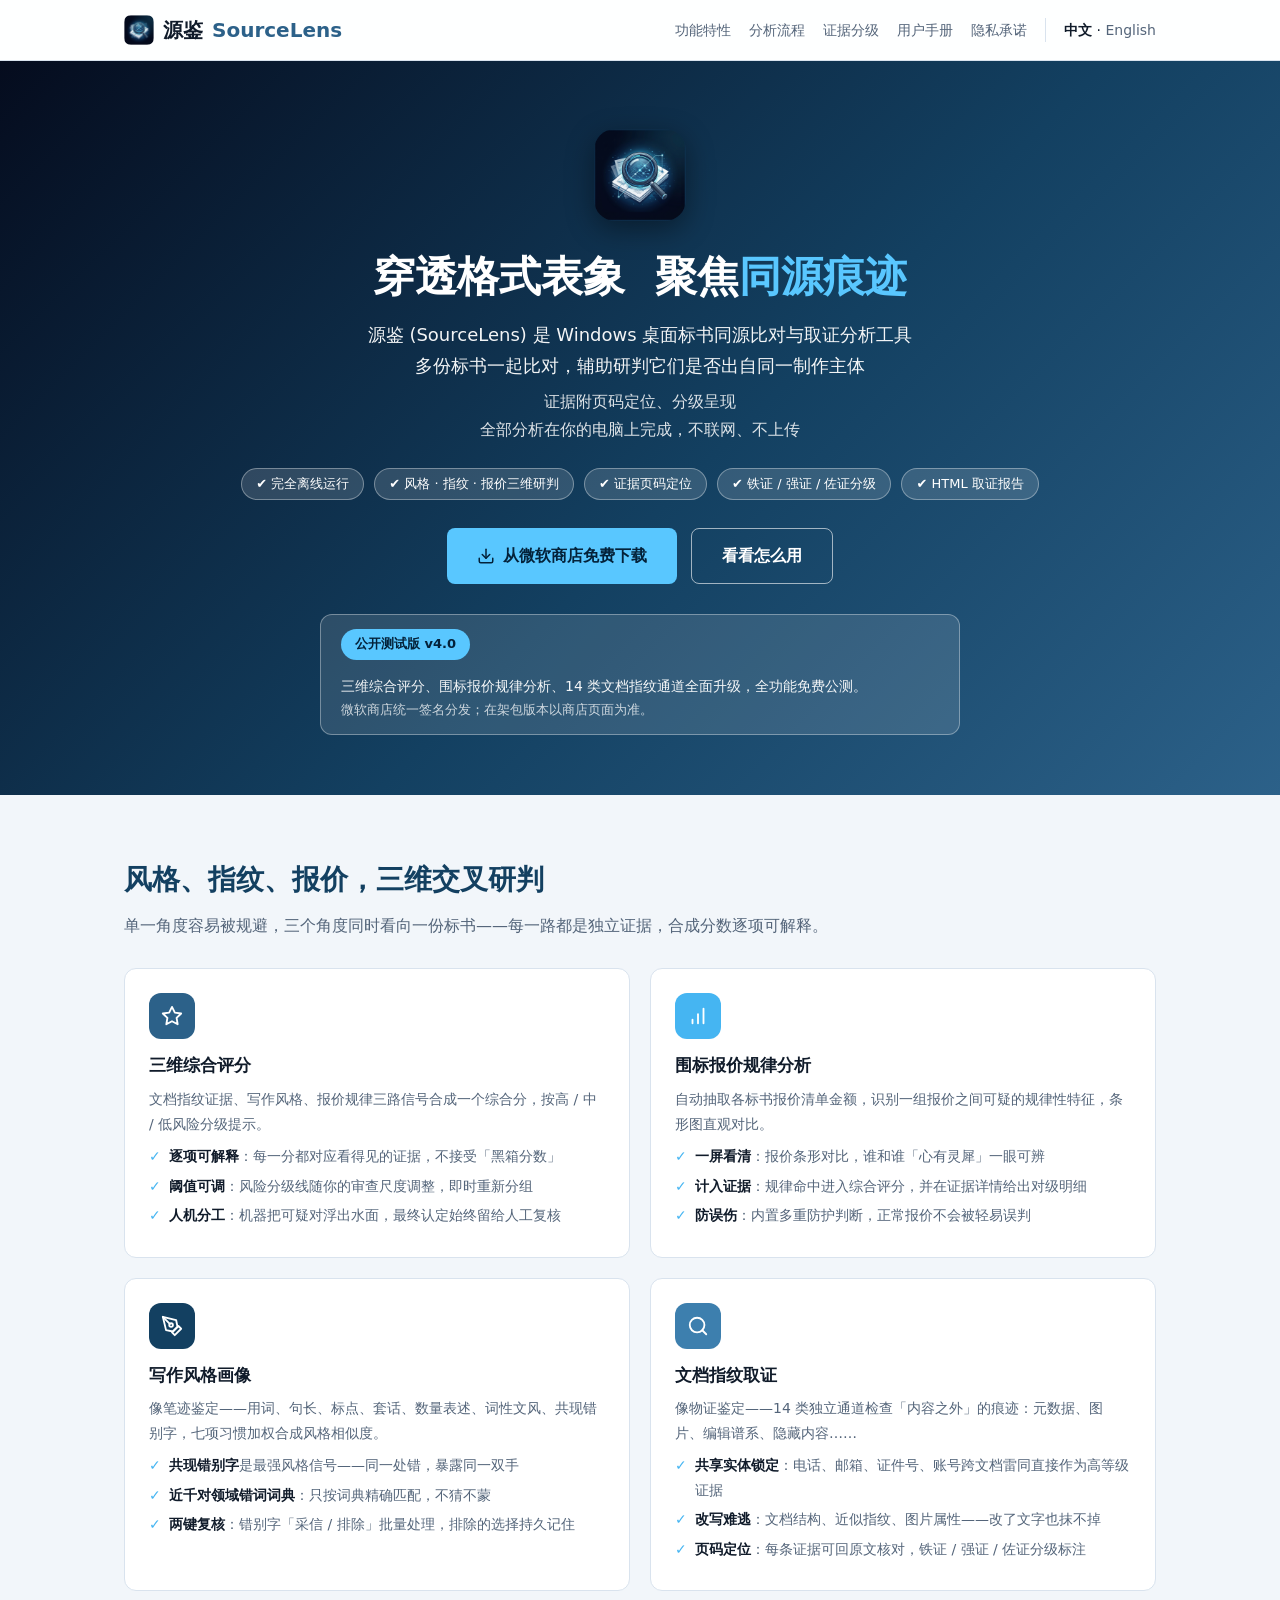
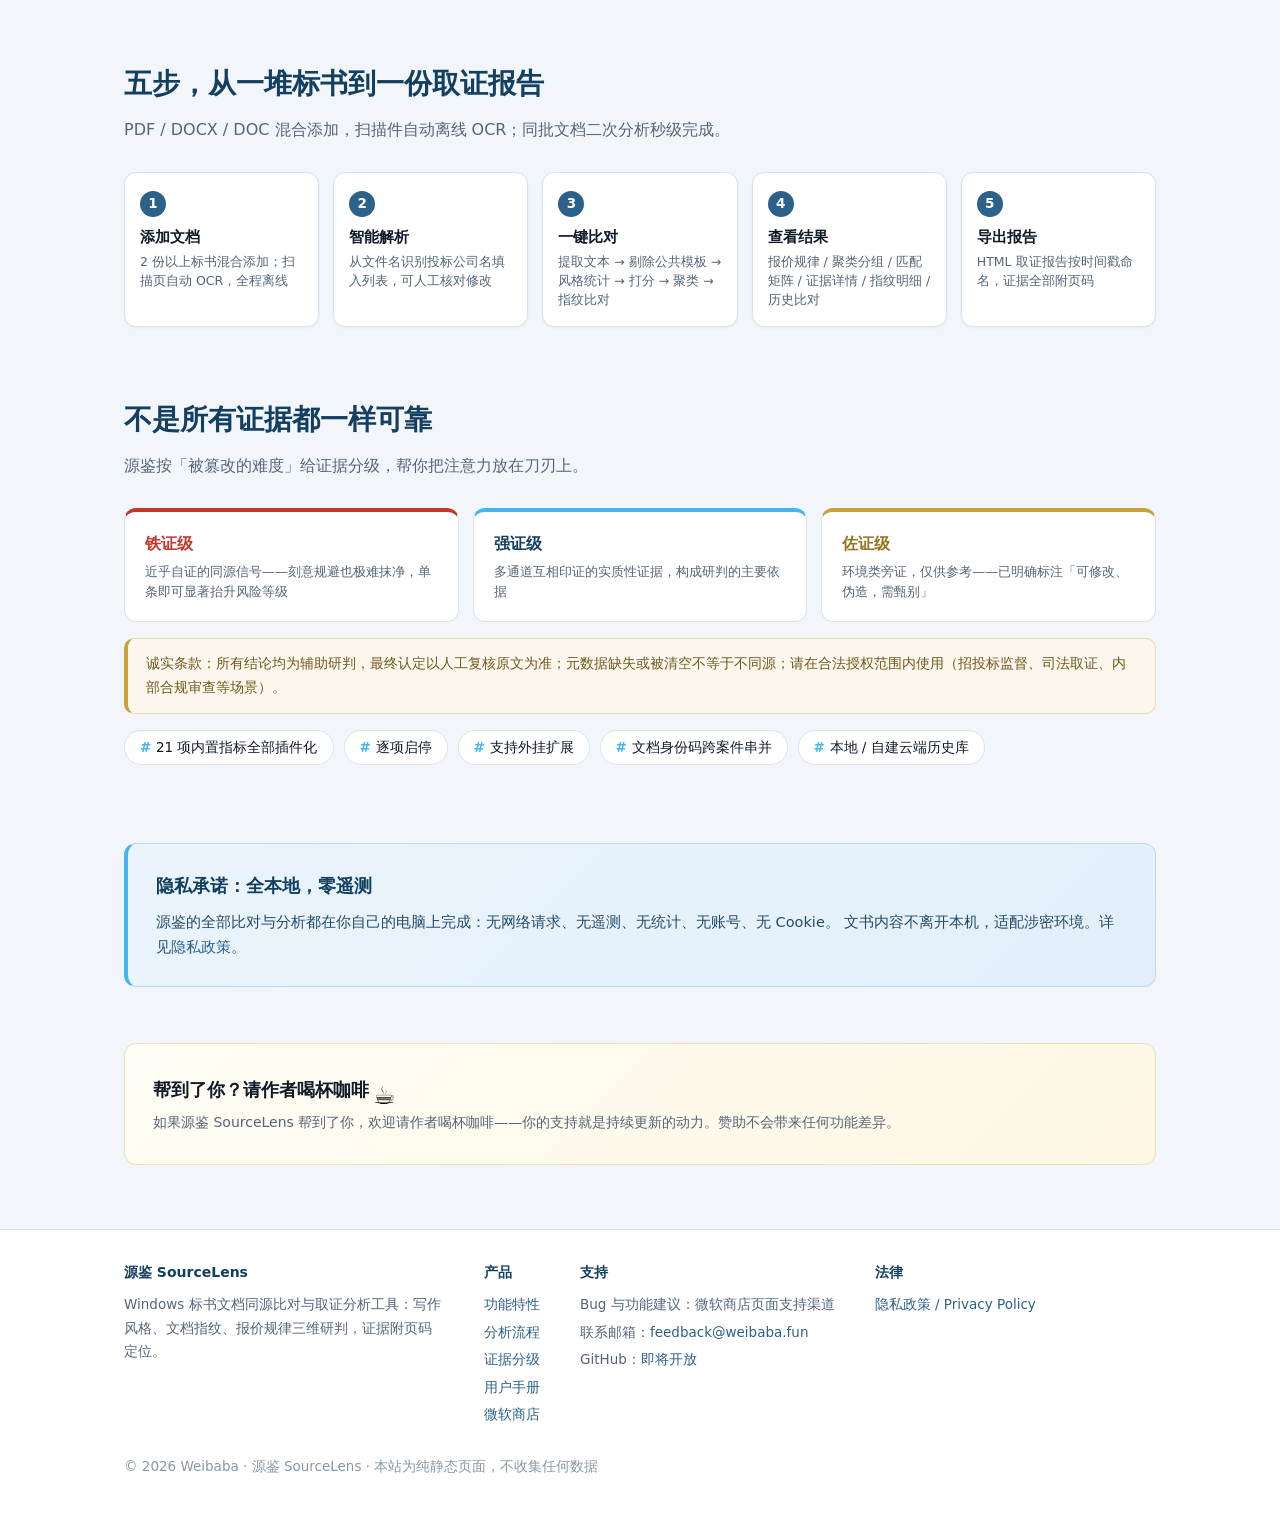
<file: index.html>
<!DOCTYPE html>
<html lang="zh-CN">
<head>
<meta charset="UTF-8">
<meta name="viewport" content="width=device-width, initial-scale=1.0">
<link rel="icon" href="/favicon.ico" sizes="48x48">
<link rel="icon" type="image/png" sizes="128x128" href="/favicon.png">
<link rel="apple-touch-icon" href="/apple-touch-icon.png">
<meta name="description" content="源鉴 (SourceLens) — Windows 标书文档同源比对与取证分析工具：多份标书一起比对，从写作风格、文档指纹、报价规律三个角度辅助研判是否出自同一制作主体，证据附页码定位、铁证/强证/佐证分级，完全离线运行。">
<meta property="og:title" content="源鉴 SourceLens — 穿透格式表象 聚焦同源痕迹">
<meta property="og:description" content="Windows 标书同源比对与取证分析工具：写作风格 + 文档指纹 + 报价规律三维研判，证据页码定位、三级分级，HTML 取证报告导出，完全离线。">
<meta property="og:type" content="website">
<meta property="og:url" content="https://sourcelens.weibaba.fun/">
<title>源鉴 SourceLens — 穿透格式表象 聚焦同源痕迹 | 标书文档同源比对与取证分析</title>
<link rel="canonical" href="https://sourcelens.weibaba.fun/">
<link rel="alternate" hreflang="zh-CN" href="https://sourcelens.weibaba.fun/">
<link rel="alternate" hreflang="en" href="https://sourcelens.weibaba.fun/en/">
<link rel="alternate" hreflang="x-default" href="https://sourcelens.weibaba.fun/">
<meta property="og:image" content="https://sourcelens.weibaba.fun/assets/img/logo.png">
<link rel="stylesheet" href="assets/style.css">
<script type="application/ld+json">
{"@context":"https://schema.org","@type":"SoftwareApplication",
 "name":"SourceLens 源鉴","operatingSystem":"Windows 10, Windows 11",
 "applicationCategory":"BusinessApplication",
 "url":"https://sourcelens.weibaba.fun/","softwareVersion":"4.0",
 "inLanguage":["zh-CN","en"],
 "description":"Bid-document provenance comparison and forensics for Windows: writing style, document fingerprints and bid-price patterns in one composite score, with page-level evidence citations and fully offline processing.",
 "offers":{"@type":"Offer","price":"0","priceCurrency":"USD"},
 "screenshot":"https://sourcelens.weibaba.fun/"}
</script>
</head>
<body>

<nav>
  <div class="container nav-inner">
    <a class="brand" href="/"><img src="/assets/img/logo.png" alt="源鉴 SourceLens">源鉴 <span class="dot">SourceLens</span></a>
    <div class="nav-links">
      <a class="hide-sm" href="#features">功能特性</a>
      <a class="hide-sm" href="#workflow">分析流程</a>
      <a class="hide-sm" href="#grading">证据分级</a>
      <a class="hide-sm" href="/help/">用户手册</a>
      <a class="hide-sm" href="#privacy">隐私承诺</a>
      <span class="lang-switch"><b>中文</b> · <a href="/en/" hreflang="en" lang="en">English</a></span>
    </div>
  </div>
</nav>

<header class="hero">
  <div class="container">
    <img class="hero-logo" src="/assets/img/logo.png" alt="源鉴 SourceLens">
    <h1>穿透格式表象&nbsp;&nbsp;聚焦<span class="key">同源痕迹</span></h1>
    <p class="pitch">源鉴 (SourceLens) 是 Windows 桌面标书同源比对与取证分析工具<br>多份标书一起比对，辅助研判它们是否出自同一制作主体</p>
    <p class="sub">证据附页码定位、分级呈现<br>全部分析在你的电脑上完成，不联网、不上传</p>
    <div class="platform-pills">
      <span class="pill">✔ 完全离线运行</span>
      <span class="pill">✔ 风格 · 指纹 · 报价三维研判</span>
      <span class="pill">✔ 证据页码定位</span>
      <span class="pill">✔ 铁证 / 强证 / 佐证分级</span>
      <span class="pill">✔ HTML 取证报告</span>
    </div>
    <div class="btn-row">
      <a class="btn btn-primary" href="https://apps.microsoft.com/detail/9N88BR67PQQ1">
        <svg width="18" height="18" viewBox="0 0 24 24" fill="none" stroke="currentColor" stroke-width="2" stroke-linecap="round" stroke-linejoin="round"><path d="M21 15v4a2 2 0 0 1-2 2H5a2 2 0 0 1-2-2v-4"/><polyline points="7 10 12 15 17 10"/><line x1="12" y1="15" x2="12" y2="3"/></svg>
        从微软商店免费下载
      </a>
      <a class="btn btn-ghost" href="#workflow">看看怎么用</a>
    </div>
    <div class="ver-card">
      <span class="ver-badge">公开测试版 v4.0</span>
      <p>三维综合评分、围标报价规律分析、14 类文档指纹通道全面升级，全功能免费公测。
        <small>微软商店统一签名分发；在架包版本以商店页面为准。</small></p>
    </div>
  </div>
</header>

<main class="container">

  <!-- ============ 功能区：四块 ============ -->
  <section class="block" id="features">
    <h2 class="title">风格、指纹、报价，三维交叉研判</h2>
    <p class="lead">单一角度容易被规避，三个角度同时看向一份标书——每一路都是独立证据，合成分数逐项可解释。</p>
    <div class="feat-grid">

      <div class="feat">
        <div class="ico c1"><svg width="22" height="22" viewBox="0 0 24 24" fill="none" stroke="currentColor" stroke-width="2" stroke-linecap="round" stroke-linejoin="round"><path d="M12 2l3.09 6.26L22 9.27l-5 4.87 1.18 6.88L12 17.77l-6.18 3.25L7 14.14 2 9.27l6.91-1.01z"/></svg></div>
        <h3>三维综合评分</h3>
        <p class="note">文档指纹证据、写作风格、报价规律三路信号合成一个综合分，按高 / 中 / 低风险分级提示。</p>
        <ul class="flist">
          <li><b>逐项可解释</b>：每一分都对应看得见的证据，不接受「黑箱分数」</li>
          <li><b>阈值可调</b>：风险分级线随你的审查尺度调整，即时重新分组</li>
          <li><b>人机分工</b>：机器把可疑对浮出水面，最终认定始终留给人工复核</li>
        </ul>
      </div>

      <div class="feat">
        <div class="ico c2"><svg width="22" height="22" viewBox="0 0 24 24" fill="none" stroke="currentColor" stroke-width="2" stroke-linecap="round" stroke-linejoin="round"><line x1="12" y1="20" x2="12" y2="10"/><line x1="18" y1="20" x2="18" y2="4"/><line x1="6" y1="20" x2="6" y2="16"/></svg></div>
        <h3>围标报价规律分析</h3>
        <p class="note">自动抽取各标书报价清单金额，识别一组报价之间可疑的规律性特征，条形图直观对比。</p>
        <ul class="flist">
          <li><b>一屏看清</b>：报价条形对比，谁和谁「心有灵犀」一眼可辨</li>
          <li><b>计入证据</b>：规律命中进入综合评分，并在证据详情给出对级明细</li>
          <li><b>防误伤</b>：内置多重防护判断，正常报价不会被轻易误判</li>
        </ul>
      </div>

      <div class="feat">
        <div class="ico c3"><svg width="22" height="22" viewBox="0 0 24 24" fill="none" stroke="currentColor" stroke-width="2" stroke-linecap="round" stroke-linejoin="round"><path d="M12 19l7-7 3 3-7 7-3-3z"/><path d="M18 13l-1.5-7.5L2 2l3.5 14.5L13 18l5-5z"/><path d="M2 2l7.586 7.586"/><circle cx="11" cy="11" r="2"/></svg></div>
        <h3>写作风格画像</h3>
        <p class="note">像笔迹鉴定——用词、句长、标点、套话、数量表述、词性文风、共现错别字，七项习惯加权合成风格相似度。</p>
        <ul class="flist">
          <li><b>共现错别字</b>是最强风格信号——同一处错，暴露同一双手</li>
          <li><b>近千对领域错词词典</b>：只按词典精确匹配，不猜不蒙</li>
          <li><b>两键复核</b>：错别字「采信 / 排除」批量处理，排除的选择持久记住</li>
        </ul>
      </div>

      <div class="feat">
        <div class="ico c4"><svg width="22" height="22" viewBox="0 0 24 24" fill="none" stroke="currentColor" stroke-width="2" stroke-linecap="round" stroke-linejoin="round"><circle cx="11" cy="11" r="8"/><line x1="21" y1="21" x2="16.65" y2="16.65"/></svg></div>
        <h3>文档指纹取证</h3>
        <p class="note">像物证鉴定——14 类独立通道检查「内容之外」的痕迹：元数据、图片、编辑谱系、隐藏内容……</p>
        <ul class="flist">
          <li><b>共享实体锁定</b>：电话、邮箱、证件号、账号跨文档雷同直接作为高等级证据</li>
          <li><b>改写难逃</b>：文档结构、近似指纹、图片属性——改了文字也抹不掉</li>
          <li><b>页码定位</b>：每条证据可回原文核对，铁证 / 强证 / 佐证分级标注</li>
        </ul>
      </div>

    </div>
  </section>

  <!-- ============ 分析流程 ============ -->
  <section class="block" id="workflow">
    <h2 class="title">五步，从一堆标书到一份取证报告</h2>
    <p class="lead">PDF / DOCX / DOC 混合添加，扫描件自动离线 OCR；同批文档二次分析秒级完成。</p>
    <div class="step-grid">
      <div class="step">
        <span class="no">1</span>
        <b>添加文档</b>
        <small>2 份以上标书混合添加；扫描页自动 OCR，全程离线</small>
      </div>
      <div class="step">
        <span class="no">2</span>
        <b>智能解析</b>
        <small>从文件名识别投标公司名填入列表，可人工核对修改</small>
      </div>
      <div class="step">
        <span class="no">3</span>
        <b>一键比对</b>
        <small>提取文本 → 剔除公共模板 → 风格统计 → 打分 → 聚类 → 指纹比对</small>
      </div>
      <div class="step">
        <span class="no">4</span>
        <b>查看结果</b>
        <small>报价规律 / 聚类分组 / 匹配矩阵 / 证据详情 / 指纹明细 / 历史比对</small>
      </div>
      <div class="step">
        <span class="no">5</span>
        <b>导出报告</b>
        <small>HTML 取证报告按时间戳命名，证据全部附页码</small>
      </div>
    </div>
  </section>

  <!-- ============ 证据分级 ============ -->
  <section class="block" id="grading">
    <h2 class="title">不是所有证据都一样可靠</h2>
    <p class="lead">源鉴按「被篡改的难度」给证据分级，帮你把注意力放在刀刃上。</p>
    <div class="grade-row">
      <div class="grade grade-hard">
        <b>铁证级</b>
        <small>近乎自证的同源信号——刻意规避也极难抹净，单条即可显著抬升风险等级</small>
      </div>
      <div class="grade grade-strong">
        <b>强证级</b>
        <small>多通道互相印证的实质性证据，构成研判的主要依据</small>
      </div>
      <div class="grade grade-soft">
        <b>佐证级</b>
        <small>环境类旁证，仅供参考——已明确标注「可修改、伪造，需甄别」</small>
      </div>
    </div>
    <div class="honest">
      诚实条款：所有结论均为辅助研判，最终认定以人工复核原文为准；元数据缺失或被清空不等于不同源；请在合法授权范围内使用（招投标监督、司法取证、内部合规审查等场景）。
    </div>
    <div class="tag-row" style="margin-top:16px">
      <span class="tag">21 项内置指标全部插件化</span>
      <span class="tag">逐项启停</span>
      <span class="tag">支持外挂扩展</span>
      <span class="tag">文档身份码跨案件串并</span>
      <span class="tag">本地 / 自建云端历史库</span>
    </div>
  </section>

  <!-- ============ 隐私承诺 ============ -->
  <div class="pledge" id="privacy">
    <h3>隐私承诺：全本地，零遥测</h3>
    <p>源鉴的全部比对与分析都在你自己的电脑上完成：无网络请求、无遥测、无统计、无账号、无 Cookie。
    文书内容不离开本机，适配涉密环境。详见<a href="/privacy/">隐私政策</a>。</p>
  </div>

  <!-- ============ 赞助区 ============ -->
  <div class="sponsor">
    <div class="sponsor-text">
      <h3>帮到了你？请作者喝杯咖啡<button class="coffee-btn" type="button" aria-label="微信收款码" title="点我，请作者喝杯咖啡" onclick="var m=document.getElementById('qr-modal');m.style.display=(m.style.display==='flex')?'none':'flex';">☕</button></h3>
      <p>如果源鉴 SourceLens 帮到了你，欢迎请作者喝杯咖啡——你的支持就是持续更新的动力。赞助不会带来任何功能差异。</p>
    </div>
  </div>

  <!-- 收款码弹层（fixed 定位，点击空白关闭） -->
  <div id="qr-modal" class="qr-modal" onclick="this.style.display='none'">
    <div class="qr-card" onclick="event.stopPropagation()">
      <img src="assets/img/donate_qr.jpg" alt="微信收款码">
      <span>微信扫一扫 · 请作者喝杯咖啡</span>
      <button type="button" onclick="document.getElementById('qr-modal').style.display='none'">✕</button>
    </div>
  </div>

</main>

<footer>
  <div class="container">
    <div class="cols">
      <div style="max-width:320px">
        <h4>源鉴 SourceLens</h4>
        <p>Windows 标书文档同源比对与取证分析工具：写作风格、文档指纹、报价规律三维研判，证据附页码定位。</p>
      </div>
      <div>
        <h4>产品</h4>
        <ul>
          <li><a href="#features">功能特性</a></li>
          <li><a href="#workflow">分析流程</a></li>
          <li><a href="#grading">证据分级</a></li>
          <li><a href="/help/">用户手册</a></li>
          <li><a href="https://apps.microsoft.com/detail/9N88BR67PQQ1">微软商店</a></li>
        </ul>
      </div>
      <div>
        <h4>支持</h4>
        <ul>
          <li>Bug 与功能建议：微软商店页面支持渠道</li>
          <li>联系邮箱：<a href="mailto:feedback@weibaba.fun">feedback@weibaba.fun</a></li>
          <li>GitHub：<a href="#">即将开放</a></li>
        </ul>
      </div>
      <div>
        <h4>法律</h4>
        <ul>
          <li><a href="/privacy/">隐私政策 / Privacy Policy</a></li>
        </ul>
      </div>
    </div>
    <p class="legal">© 2026 Weibaba · 源鉴 SourceLens · 本站为纯静态页面，不收集任何数据</p>
  </div>
</footer>

</body>
</html>
</file>
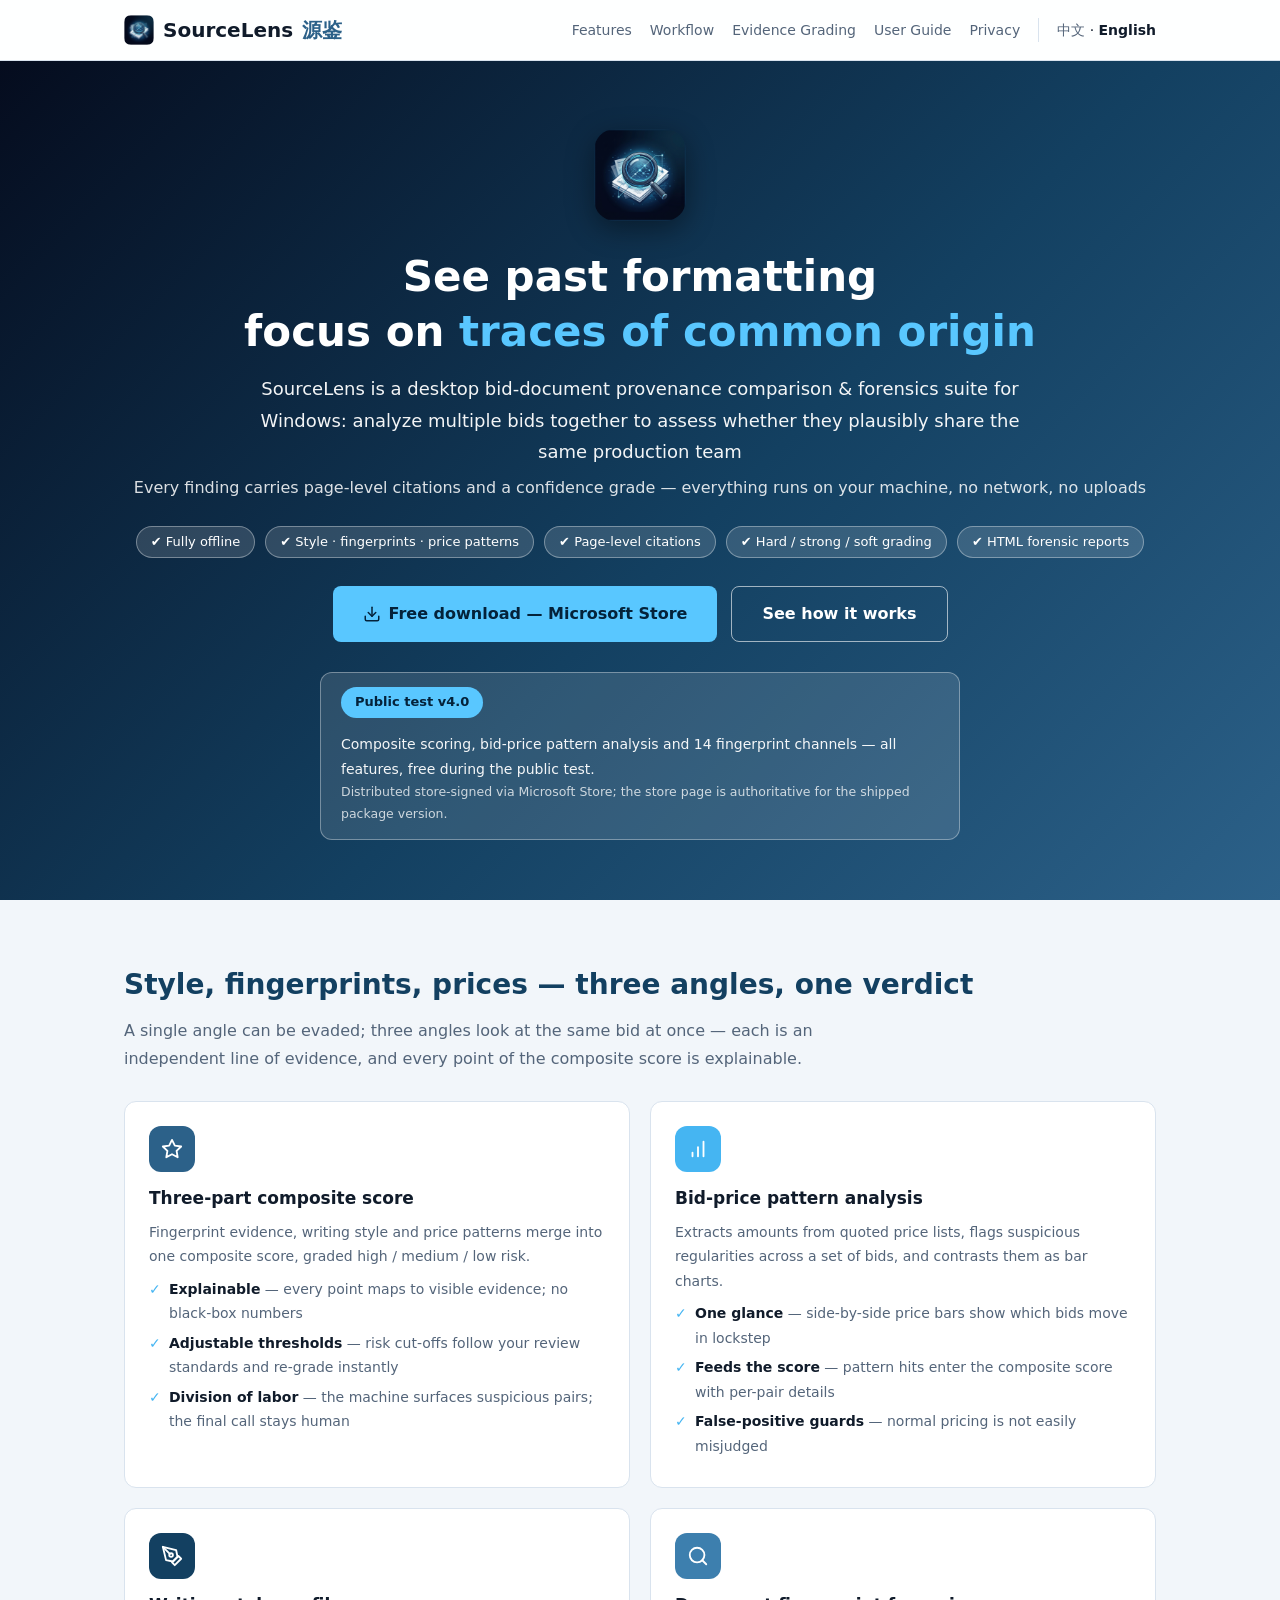
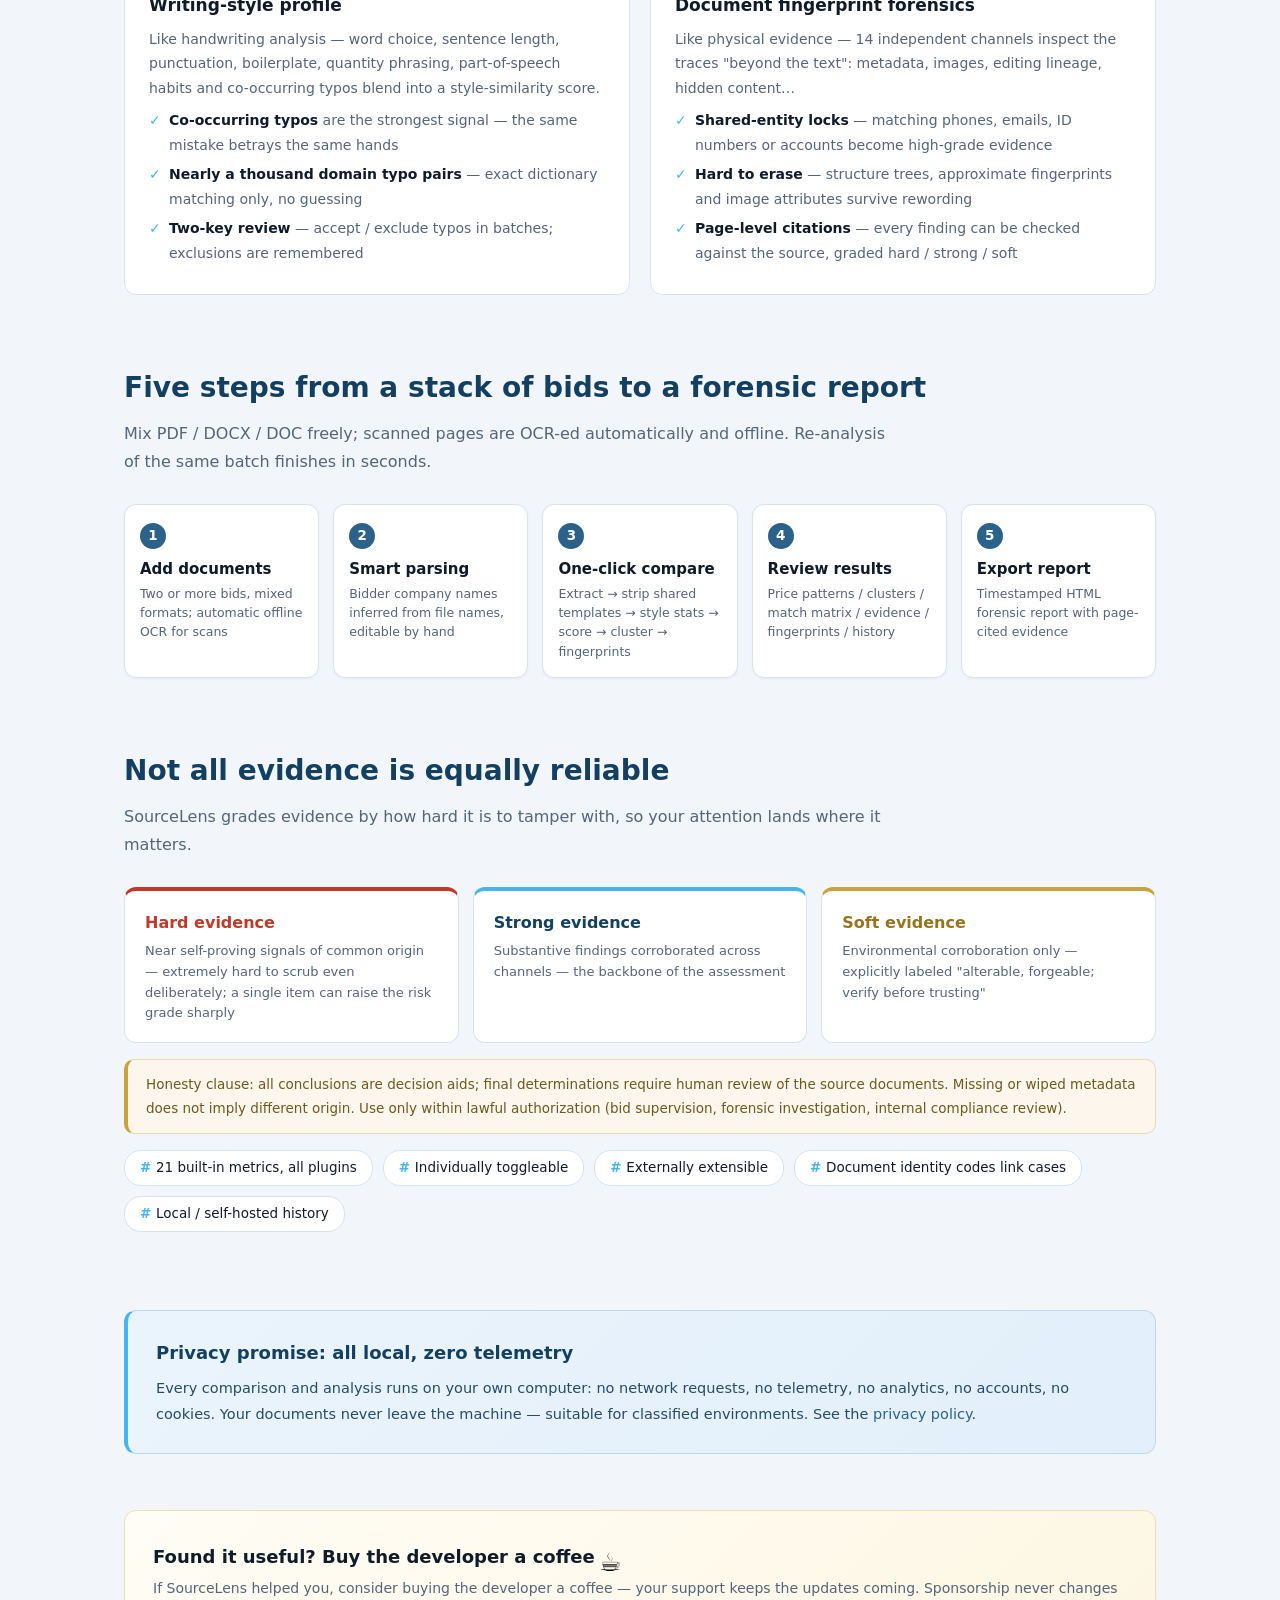
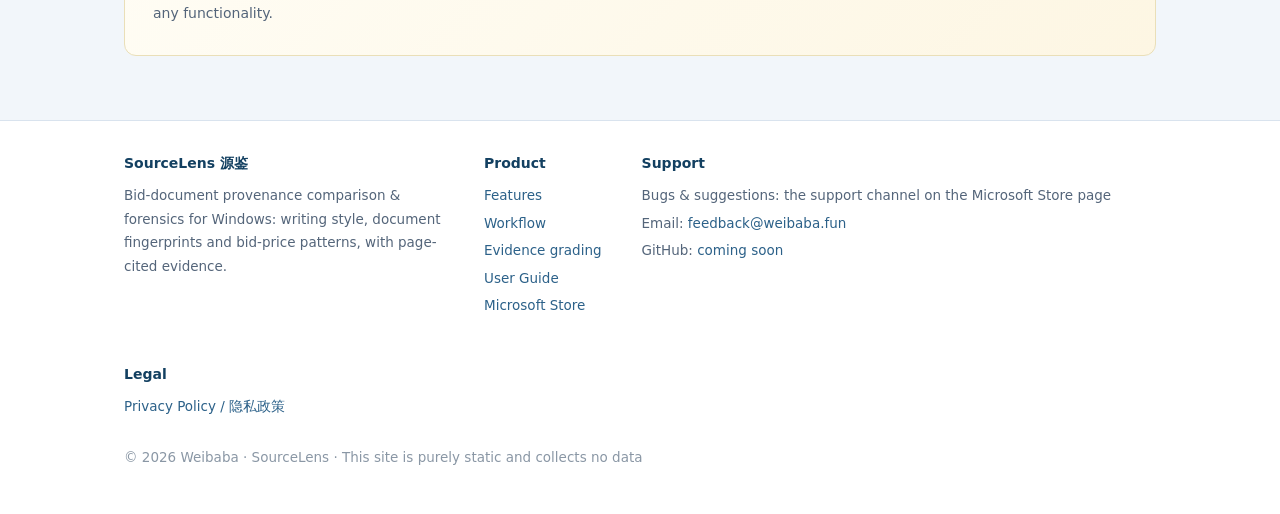
<file: en/index.html>
<!DOCTYPE html>
<html lang="en">
<head>
<meta charset="UTF-8">
<meta name="viewport" content="width=device-width, initial-scale=1.0">
<link rel="icon" href="/favicon.ico" sizes="48x48">
<link rel="icon" type="image/png" sizes="128x128" href="/favicon.png">
<link rel="apple-touch-icon" href="/apple-touch-icon.png">
<meta name="description" content="SourceLens — Windows bid-document provenance comparison & forensics: analyze multiple bids together for shared writing style, document fingerprints and bid-price patterns, with page-level evidence citations, three-level grading, and fully offline processing.">
<meta property="og:title" content="SourceLens — See past formatting, focus on traces of common origin">
<meta property="og:description" content="Windows bid-document provenance comparison & forensics: writing style + document fingerprints + bid-price patterns in one composite score, page-level citations, HTML forensic reports, fully offline.">
<meta property="og:type" content="website">
<meta property="og:url" content="https://sourcelens.weibaba.fun/en/">
<title>SourceLens — Bid-Document Provenance Comparison &amp; Forensics | Windows, Fully Offline</title>
<link rel="canonical" href="https://sourcelens.weibaba.fun/en/">
<link rel="alternate" hreflang="zh-CN" href="https://sourcelens.weibaba.fun/">
<link rel="alternate" hreflang="en" href="https://sourcelens.weibaba.fun/en/">
<link rel="alternate" hreflang="x-default" href="https://sourcelens.weibaba.fun/">
<meta property="og:image" content="https://sourcelens.weibaba.fun/assets/img/logo.png">
<link rel="stylesheet" href="../assets/style.css">
<script type="application/ld+json">
{"@context":"https://schema.org","@type":"SoftwareApplication",
 "name":"SourceLens","operatingSystem":"Windows 10, Windows 11",
 "applicationCategory":"BusinessApplication",
 "url":"https://sourcelens.weibaba.fun/en/","softwareVersion":"4.0",
 "inLanguage":["en","zh-CN"],
 "description":"Bid-document provenance comparison and forensics for Windows: writing style, document fingerprints and bid-price patterns in one composite score, with page-level evidence citations and fully offline processing.",
 "offers":{"@type":"Offer","price":"0","priceCurrency":"USD"},
 "screenshot":"https://sourcelens.weibaba.fun/en/"}
</script>
</head>
<body>

<nav>
  <div class="container nav-inner">
    <a class="brand" href="/en/"><img src="/assets/img/logo.png" alt="SourceLens">SourceLens <span class="dot">源鉴</span></a>
    <div class="nav-links">
      <a class="hide-sm" href="#features">Features</a>
      <a class="hide-sm" href="#workflow">Workflow</a>
      <a class="hide-sm" href="#grading">Evidence Grading</a>
      <a class="hide-sm" href="/en/help/">User Guide</a>
      <a class="hide-sm" href="#privacy">Privacy</a>
      <span class="lang-switch"><a href="/" hreflang="zh-CN" lang="zh-CN">中文</a> · <b>English</b></span>
    </div>
  </div>
</nav>

<header class="hero">
  <div class="container">
    <img class="hero-logo" src="/assets/img/logo.png" alt="SourceLens">
    <h1>See past formatting<br>focus on <span class="key">traces of common origin</span></h1>
    <p class="pitch">SourceLens is a desktop bid-document provenance comparison &amp; forensics suite for Windows: analyze multiple bids together to assess whether they plausibly share the same production team</p>
    <p class="sub">Every finding carries page-level citations and a confidence grade — everything runs on your machine, no network, no uploads</p>
    <div class="platform-pills">
      <span class="pill">✔ Fully offline</span>
      <span class="pill">✔ Style · fingerprints · price patterns</span>
      <span class="pill">✔ Page-level citations</span>
      <span class="pill">✔ Hard / strong / soft grading</span>
      <span class="pill">✔ HTML forensic reports</span>
    </div>
    <div class="btn-row">
      <a class="btn btn-primary" href="https://apps.microsoft.com/detail/9N88BR67PQQ1">
        <svg width="18" height="18" viewBox="0 0 24 24" fill="none" stroke="currentColor" stroke-width="2" stroke-linecap="round" stroke-linejoin="round"><path d="M21 15v4a2 2 0 0 1-2 2H5a2 2 0 0 1-2-2v-4"/><polyline points="7 10 12 15 17 10"/><line x1="12" y1="15" x2="12" y2="3"/></svg>
        Free download — Microsoft Store
      </a>
      <a class="btn btn-ghost" href="#workflow">See how it works</a>
    </div>
    <div class="ver-card">
      <span class="ver-badge">Public test v4.0</span>
      <p>Composite scoring, bid-price pattern analysis and 14 fingerprint channels — all features, free during the public test.
        <small>Distributed store-signed via Microsoft Store; the store page is authoritative for the shipped package version.</small></p>
    </div>
  </div>
</header>

<main class="container">

  <!-- ============ Features ============ -->
  <section class="block" id="features">
    <h2 class="title">Style, fingerprints, prices — three angles, one verdict</h2>
    <p class="lead">A single angle can be evaded; three angles look at the same bid at once — each is an independent line of evidence, and every point of the composite score is explainable.</p>
    <div class="feat-grid">

      <div class="feat">
        <div class="ico c1"><svg width="22" height="22" viewBox="0 0 24 24" fill="none" stroke="currentColor" stroke-width="2" stroke-linecap="round" stroke-linejoin="round"><path d="M12 2l3.09 6.26L22 9.27l-5 4.87 1.18 6.88L12 17.77l-6.18 3.25L7 14.14 2 9.27l6.91-1.01z"/></svg></div>
        <h3>Three-part composite score</h3>
        <p class="note">Fingerprint evidence, writing style and price patterns merge into one composite score, graded high / medium / low risk.</p>
        <ul class="flist">
          <li><b>Explainable</b> — every point maps to visible evidence; no black-box numbers</li>
          <li><b>Adjustable thresholds</b> — risk cut-offs follow your review standards and re-grade instantly</li>
          <li><b>Division of labor</b> — the machine surfaces suspicious pairs; the final call stays human</li>
        </ul>
      </div>

      <div class="feat">
        <div class="ico c2"><svg width="22" height="22" viewBox="0 0 24 24" fill="none" stroke="currentColor" stroke-width="2" stroke-linecap="round" stroke-linejoin="round"><line x1="12" y1="20" x2="12" y2="10"/><line x1="18" y1="20" x2="18" y2="4"/><line x1="6" y1="20" x2="6" y2="16"/></svg></div>
        <h3>Bid-price pattern analysis</h3>
        <p class="note">Extracts amounts from quoted price lists, flags suspicious regularities across a set of bids, and contrasts them as bar charts.</p>
        <ul class="flist">
          <li><b>One glance</b> — side-by-side price bars show which bids move in lockstep</li>
          <li><b>Feeds the score</b> — pattern hits enter the composite score with per-pair details</li>
          <li><b>False-positive guards</b> — normal pricing is not easily misjudged</li>
        </ul>
      </div>

      <div class="feat">
        <div class="ico c3"><svg width="22" height="22" viewBox="0 0 24 24" fill="none" stroke="currentColor" stroke-width="2" stroke-linecap="round" stroke-linejoin="round"><path d="M12 19l7-7 3 3-7 7-3-3z"/><path d="M18 13l-1.5-7.5L2 2l3.5 14.5L13 18l5-5z"/><path d="M2 2l7.586 7.586"/><circle cx="11" cy="11" r="2"/></svg></div>
        <h3>Writing-style profile</h3>
        <p class="note">Like handwriting analysis — word choice, sentence length, punctuation, boilerplate, quantity phrasing, part-of-speech habits and co-occurring typos blend into a style-similarity score.</p>
        <ul class="flist">
          <li><b>Co-occurring typos</b> are the strongest signal — the same mistake betrays the same hands</li>
          <li><b>Nearly a thousand domain typo pairs</b> — exact dictionary matching only, no guessing</li>
          <li><b>Two-key review</b> — accept / exclude typos in batches; exclusions are remembered</li>
        </ul>
      </div>

      <div class="feat">
        <div class="ico c4"><svg width="22" height="22" viewBox="0 0 24 24" fill="none" stroke="currentColor" stroke-width="2" stroke-linecap="round" stroke-linejoin="round"><circle cx="11" cy="11" r="8"/><line x1="21" y1="21" x2="16.65" y2="16.65"/></svg></div>
        <h3>Document fingerprint forensics</h3>
        <p class="note">Like physical evidence — 14 independent channels inspect the traces "beyond the text": metadata, images, editing lineage, hidden content…</p>
        <ul class="flist">
          <li><b>Shared-entity locks</b> — matching phones, emails, ID numbers or accounts become high-grade evidence</li>
          <li><b>Hard to erase</b> — structure trees, approximate fingerprints and image attributes survive rewording</li>
          <li><b>Page-level citations</b> — every finding can be checked against the source, graded hard / strong / soft</li>
        </ul>
      </div>

    </div>
  </section>

  <!-- ============ Workflow ============ -->
  <section class="block" id="workflow">
    <h2 class="title">Five steps from a stack of bids to a forensic report</h2>
    <p class="lead">Mix PDF / DOCX / DOC freely; scanned pages are OCR-ed automatically and offline. Re-analysis of the same batch finishes in seconds.</p>
    <div class="step-grid">
      <div class="step">
        <span class="no">1</span>
        <b>Add documents</b>
        <small>Two or more bids, mixed formats; automatic offline OCR for scans</small>
      </div>
      <div class="step">
        <span class="no">2</span>
        <b>Smart parsing</b>
        <small>Bidder company names inferred from file names, editable by hand</small>
      </div>
      <div class="step">
        <span class="no">3</span>
        <b>One-click compare</b>
        <small>Extract → strip shared templates → style stats → score → cluster → fingerprints</small>
      </div>
      <div class="step">
        <span class="no">4</span>
        <b>Review results</b>
        <small>Price patterns / clusters / match matrix / evidence / fingerprints / history</small>
      </div>
      <div class="step">
        <span class="no">5</span>
        <b>Export report</b>
        <small>Timestamped HTML forensic report with page-cited evidence</small>
      </div>
    </div>
  </section>

  <!-- ============ Evidence grading ============ -->
  <section class="block" id="grading">
    <h2 class="title">Not all evidence is equally reliable</h2>
    <p class="lead">SourceLens grades evidence by how hard it is to tamper with, so your attention lands where it matters.</p>
    <div class="grade-row">
      <div class="grade grade-hard">
        <b>Hard evidence</b>
        <small>Near self-proving signals of common origin — extremely hard to scrub even deliberately; a single item can raise the risk grade sharply</small>
      </div>
      <div class="grade grade-strong">
        <b>Strong evidence</b>
        <small>Substantive findings corroborated across channels — the backbone of the assessment</small>
      </div>
      <div class="grade grade-soft">
        <b>Soft evidence</b>
        <small>Environmental corroboration only — explicitly labeled "alterable, forgeable; verify before trusting"</small>
      </div>
    </div>
    <div class="honest">
      Honesty clause: all conclusions are decision aids; final determinations require human review of the source documents. Missing or wiped metadata does not imply different origin. Use only within lawful authorization (bid supervision, forensic investigation, internal compliance review).
    </div>
    <div class="tag-row" style="margin-top:16px">
      <span class="tag">21 built-in metrics, all plugins</span>
      <span class="tag">Individually toggleable</span>
      <span class="tag">Externally extensible</span>
      <span class="tag">Document identity codes link cases</span>
      <span class="tag">Local / self-hosted history</span>
    </div>
  </section>

  <!-- ============ Privacy pledge ============ -->
  <div class="pledge" id="privacy">
    <h3>Privacy promise: all local, zero telemetry</h3>
    <p>Every comparison and analysis runs on your own computer: no network requests, no telemetry, no analytics, no accounts, no cookies.
    Your documents never leave the machine — suitable for classified environments. See the <a href="/privacy/">privacy policy</a>.</p>
  </div>

  <!-- ============ Sponsor ============ -->
  <div class="sponsor">
    <div class="sponsor-text">
      <h3>Found it useful? Buy the developer a coffee<button class="coffee-btn" type="button" aria-label="WeChat QR code" title="Click to buy the developer a coffee" onclick="var m=document.getElementById('qr-modal');m.style.display=(m.style.display==='flex')?'none':'flex';">☕</button></h3>
      <p>If SourceLens helped you, consider buying the developer a coffee — your support keeps the updates coming. Sponsorship never changes any functionality.</p>
    </div>
  </div>

  <!-- QR modal (fixed, closes on backdrop click) -->
  <div id="qr-modal" class="qr-modal" onclick="this.style.display='none'">
    <div class="qr-card" onclick="event.stopPropagation()">
      <img src="../assets/img/donate_qr.jpg" alt="WeChat payment QR code">
      <span>Scan with WeChat · Buy the developer a coffee</span>
      <button type="button" onclick="document.getElementById('qr-modal').style.display='none'">✕</button>
    </div>
  </div>

</main>

<footer>
  <div class="container">
    <div class="cols">
      <div style="max-width:320px">
        <h4>SourceLens 源鉴</h4>
        <p>Bid-document provenance comparison &amp; forensics for Windows: writing style, document fingerprints and bid-price patterns, with page-cited evidence.</p>
      </div>
      <div>
        <h4>Product</h4>
        <ul>
          <li><a href="#features">Features</a></li>
          <li><a href="#workflow">Workflow</a></li>
          <li><a href="#grading">Evidence grading</a></li>
          <li><a href="/en/help/">User Guide</a></li>
          <li><a href="https://apps.microsoft.com/detail/9N88BR67PQQ1">Microsoft Store</a></li>
        </ul>
      </div>
      <div>
        <h4>Support</h4>
        <ul>
          <li>Bugs &amp; suggestions: the support channel on the Microsoft Store page</li>
          <li>Email: <a href="mailto:feedback@weibaba.fun">feedback@weibaba.fun</a></li>
          <li>GitHub: <a href="#">coming soon</a></li>
        </ul>
      </div>
      <div>
        <h4>Legal</h4>
        <ul>
          <li><a href="/privacy/">Privacy Policy / 隐私政策</a></li>
        </ul>
      </div>
    </div>
    <p class="legal">© 2026 Weibaba · SourceLens · This site is purely static and collects no data</p>
  </div>
</footer>

</body>
</html>
</file>
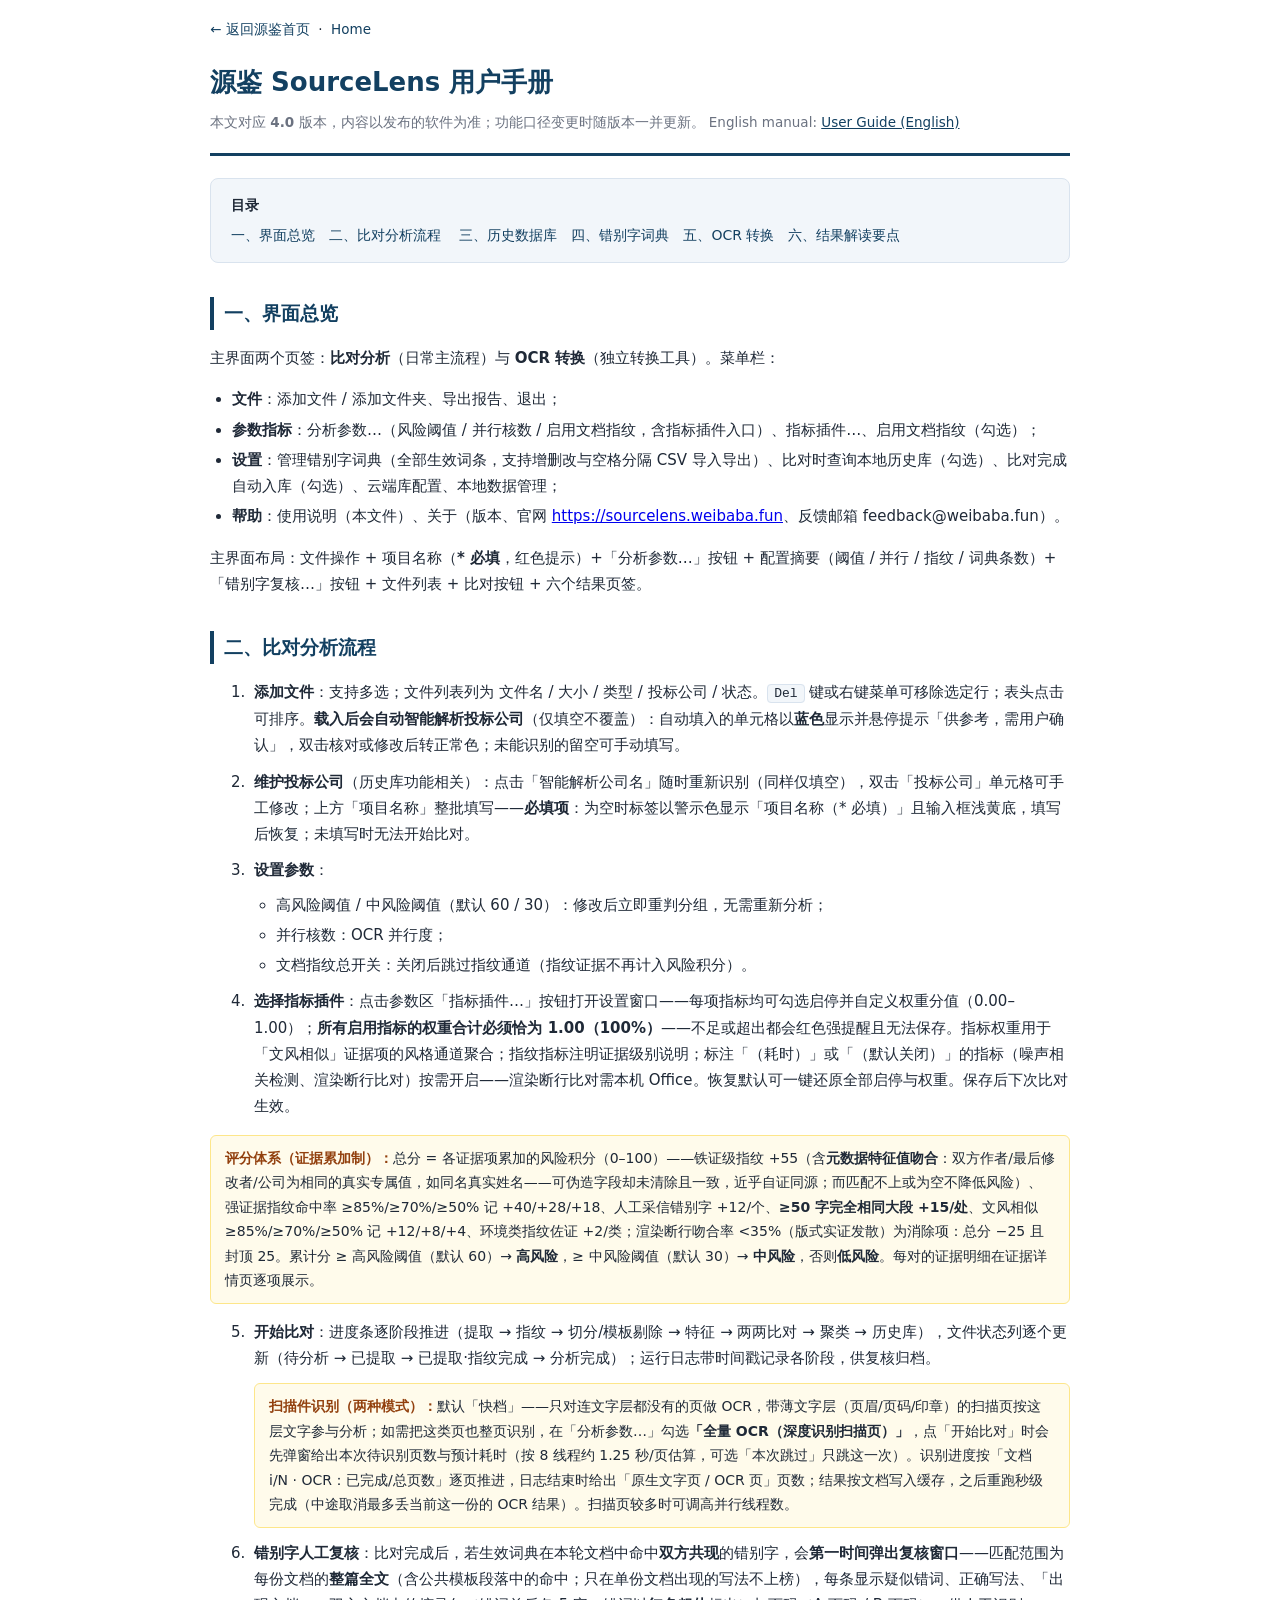
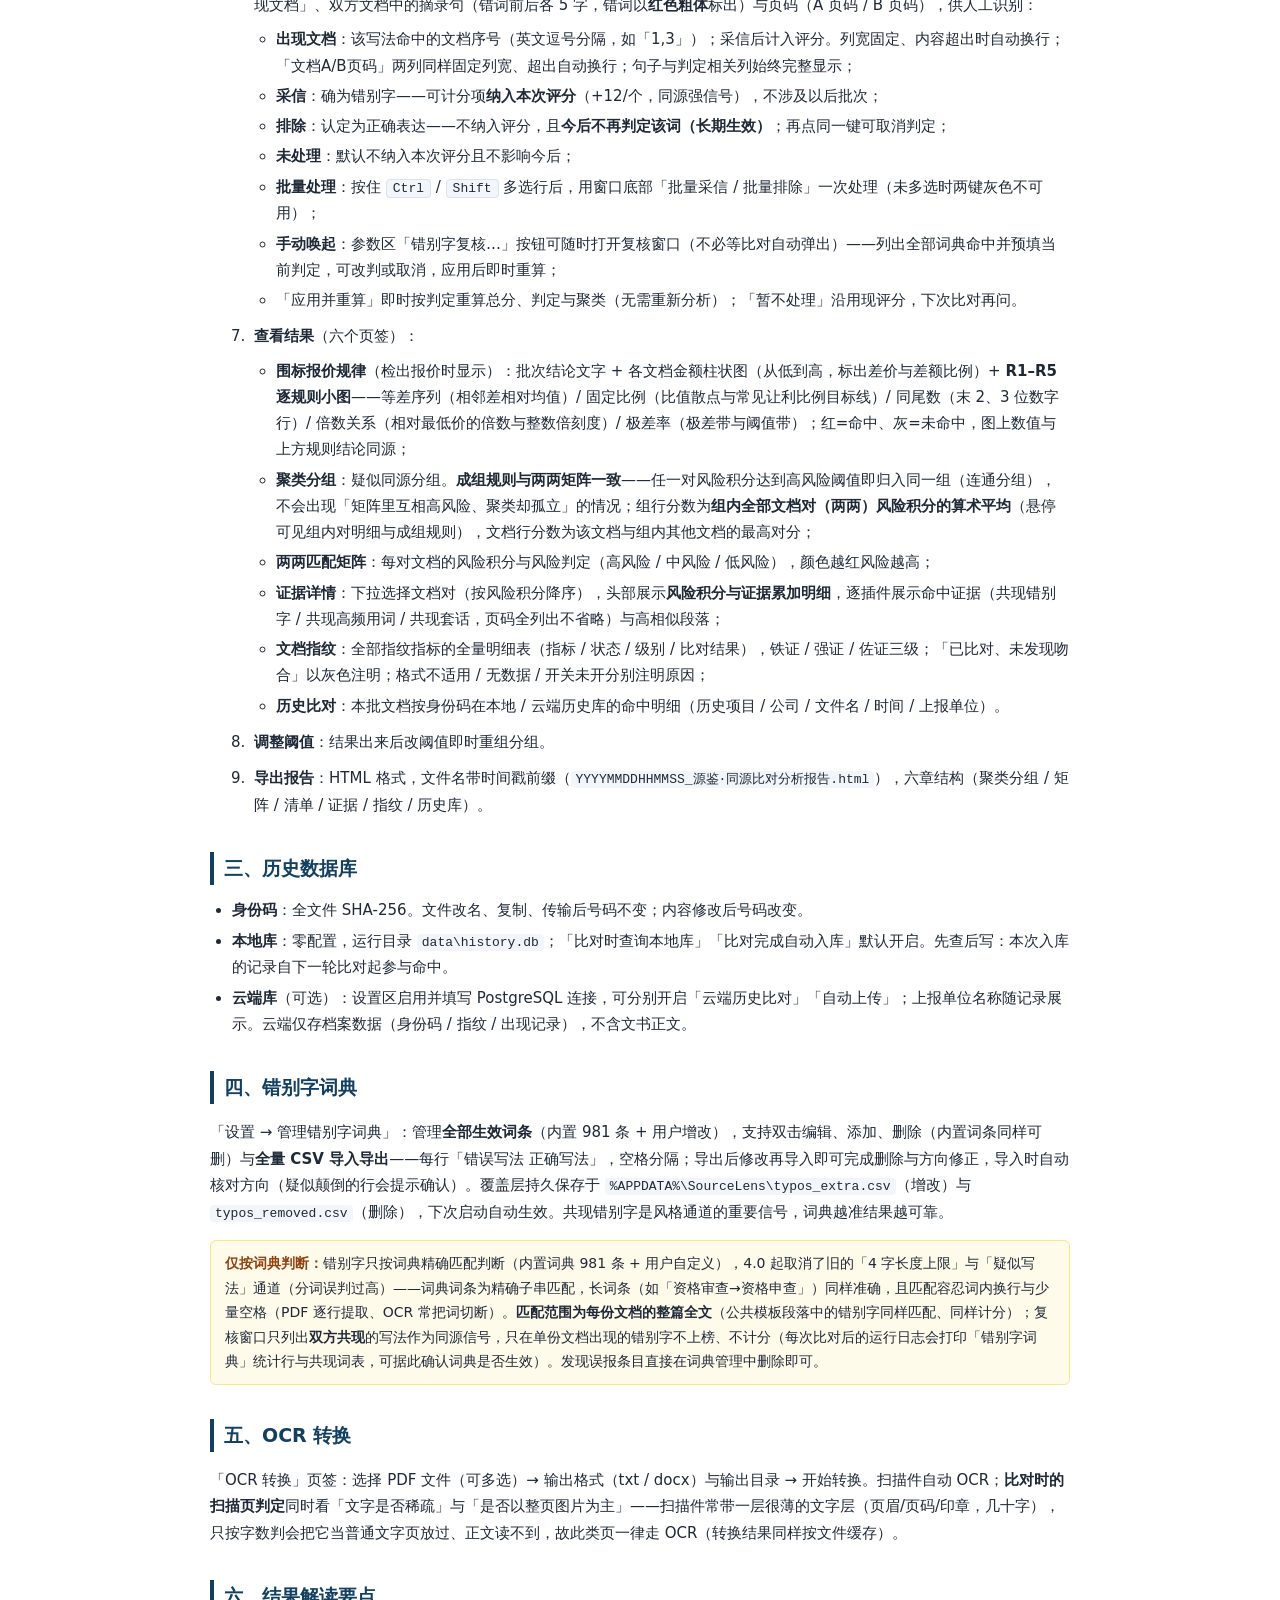
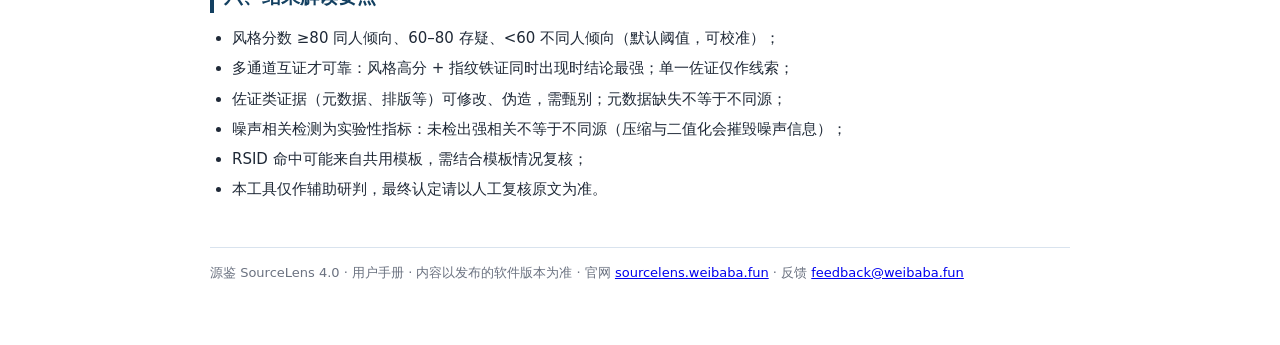
<file: help/index.html>
<!DOCTYPE html>
<html lang="zh-CN">
<head>
<meta charset="utf-8">
<meta name="viewport" content="width=device-width, initial-scale=1">
<link rel="icon" href="/favicon.ico" sizes="48x48">
<link rel="icon" type="image/png" sizes="128x128" href="/favicon.png">
<link rel="apple-touch-icon" href="/apple-touch-icon.png">
<link rel="canonical" href="https://sourcelens.weibaba.fun/help/">
<meta name="description" content="源鉴 SourceLens 用户手册（4.0）：准备与启动、界面总览、比对分析流程、历史数据库、错别字词典、OCR 转换与结果解读要点。">
<title>源鉴 SourceLens 用户手册 · 4.0</title>
<style>
  :root { --ink:#1f2937; --mut:#6b7280; --line:#d9e3ee; --brand:#134061; --bg:#ffffff; --soft:#f2f6fa; }
  * { box-sizing: border-box; }
  body { margin:0; padding:0 16px 64px; background:var(--bg); color:var(--ink);
         font-family:"Microsoft YaHei UI","Segoe UI",system-ui,sans-serif;
         font-size:15px; line-height:1.75; }
  main { max-width: 860px; margin: 0 auto; }
  .toplink { padding:18px 0 0; font-size:13.5px; }
  .toplink a { color:var(--brand); text-decoration:none; }
  .toplink a:hover { text-decoration:underline; }
  header.hero { border-bottom:3px solid var(--brand); padding:18px 0 18px; margin-bottom:22px; }
  h1 { font-size:26px; margin:0 0 6px; color:var(--brand); }
  .sub { color:var(--mut); font-size:13.5px; }
  .sub a { color:var(--brand); }
  nav.toc { background:var(--soft); border:1px solid var(--line); border-radius:8px;
            padding:14px 20px; margin-bottom:26px; font-size:14px; }
  nav.toc b { display:block; margin-bottom:6px; }
  nav.toc a { color:var(--brand); text-decoration:none; margin-right:14px; white-space:nowrap; }
  nav.toc a:hover { text-decoration:underline; }
  h2 { font-size:19px; color:var(--brand); border-left:4px solid var(--brand);
       padding-left:10px; margin:34px 0 12px; scroll-margin-top:12px; }
  h3 { font-size:16px; margin:20px 0 8px; }
  ol.steps > li { margin:10px 0; padding-left:4px; }
  ul { margin:8px 0; padding-left:22px; }
  li { margin:4px 0; }
  .note { background:#fffbeb; border:1px solid #fde68a; border-radius:6px;
          padding:10px 14px; margin:12px 0; font-size:14px; }
  .note b:first-child { color:#92400e; }
  .kbd { background:var(--soft); border:1px solid var(--line); border-radius:4px;
         padding:1px 6px; font-family:Consolas,monospace; font-size:13px; }
  code { background:var(--soft); border-radius:4px; padding:1px 5px;
         font-family:Consolas,monospace; font-size:13px; }
  table { border-collapse:collapse; width:100%; margin:12px 0; font-size:14px; }
  th, td { border:1px solid var(--line); padding:7px 10px; text-align:left; vertical-align:top; }
  th { background:var(--soft); }
  footer { margin-top:44px; padding-top:14px; border-top:1px solid var(--line);
           color:var(--mut); font-size:13px; }
  @media print { body { font-size:12.5px; } nav.toc { display:none; } }
</style>
</head>
<body>
<main>
<div class="toplink"><a href="/">&larr; 返回源鉴首页</a> &nbsp;·&nbsp; <a href="/en/" lang="en">Home</a></div>
<header class="hero">
  <h1>源鉴 SourceLens 用户手册</h1>
  <div class="sub">本文对应 <b>4.0</b> 版本，内容以发布的软件为准；功能口径变更时随版本一并更新。
    English manual: <a href="/en/help/" hreflang="en" lang="en">User Guide (English)</a></div>
</header>

<nav class="toc">
  <b>目录</b>
  <a href="#s1">一、界面总览</a><a href="#s2">二、比对分析流程</a>
  <a href="#s3">三、历史数据库</a><a href="#s4">四、错别字词典</a><a href="#s5">五、OCR 转换</a><a href="#s6">六、结果解读要点</a>
</nav>

<h2 id="s1">一、界面总览</h2>
<p>主界面两个页签：<b>比对分析</b>（日常主流程）与 <b>OCR 转换</b>（独立转换工具）。菜单栏：</p>
<ul>
  <li><b>文件</b>：添加文件 / 添加文件夹、导出报告、退出；</li>
  <li><b>参数指标</b>：分析参数…（风险阈值 / 并行核数 / 启用文档指纹，含指标插件入口）、指标插件…、启用文档指纹（勾选）；</li>
  <li><b>设置</b>：管理错别字词典（全部生效词条，支持增删改与空格分隔 CSV 导入导出）、比对时查询本地历史库（勾选）、比对完成自动入库（勾选）、云端库配置、本地数据管理；</li>
  <li><b>帮助</b>：使用说明（本文件）、关于（版本、官网 <a href="https://sourcelens.weibaba.fun">https://sourcelens.weibaba.fun</a>、反馈邮箱 feedback@weibaba.fun）。</li>
</ul>
<p>主界面布局：文件操作 + 项目名称（<b>* 必填</b>，红色提示）+「分析参数…」按钮 + 配置摘要（阈值 / 并行 / 指纹 / 词典条数）+「错别字复核…」按钮 + 文件列表 + 比对按钮 + 六个结果页签。</p>

<h2 id="s2">二、比对分析流程</h2>
<ol class="steps">
  <li><b>添加文件</b>：支持多选；文件列表列为 文件名 / 大小 / 类型 / 投标公司 / 状态。<span class="kbd">Del</span> 键或右键菜单可移除选定行；表头点击可排序。<b>载入后会自动智能解析投标公司</b>（仅填空不覆盖）：自动填入的单元格以<b>蓝色</b>显示并悬停提示「供参考，需用户确认」，双击核对或修改后转正常色；未能识别的留空可手动填写。</li>
  <li><b>维护投标公司</b>（历史库功能相关）：点击「智能解析公司名」随时重新识别（同样仅填空），双击「投标公司」单元格可手工修改；上方「项目名称」整批填写——<b>必填项</b>：为空时标签以警示色显示「项目名称（* 必填）」且输入框浅黄底，填写后恢复；未填写时无法开始比对。</li>
  <li><b>设置参数</b>：
    <ul>
      <li>高风险阈值 / 中风险阈值（默认 60 / 30）：修改后立即重判分组，无需重新分析；</li>
      <li>并行核数：OCR 并行度；</li>
      <li>文档指纹总开关：关闭后跳过指纹通道（指纹证据不再计入风险积分）。</li>
    </ul>
  </li>
  <li><b>选择指标插件</b>：点击参数区「指标插件…」按钮打开设置窗口——每项指标均可勾选启停并自定义权重分值（0.00–1.00）；<b>所有启用指标的权重合计必须恰为 1.00（100%）</b>——不足或超出都会红色强提醒且无法保存。指标权重用于「文风相似」证据项的风格通道聚合；指纹指标注明证据级别说明；标注「（耗时）」或「（默认关闭）」的指标（噪声相关检测、渲染断行比对）按需开启——渲染断行比对需本机 Office。恢复默认可一键还原全部启停与权重。保存后下次比对生效。</li>
</ol>
<div class="note"><b>评分体系（证据累加制）：</b>总分 = 各证据项累加的风险积分（0–100）——铁证级指纹 +55（含<b>元数据特征值吻合</b>：双方作者/最后修改者/公司为相同的真实专属值，如同名真实姓名——可伪造字段却未清除且一致，近乎自证同源；而匹配不上或为空不降低风险）、强证据指纹命中率 ≥85%/≥70%/≥50% 记 +40/+28/+18、人工采信错别字 +12/个、<b>≥50 字完全相同大段 +15/处</b>、文风相似 ≥85%/≥70%/≥50% 记 +12/+8/+4、环境类指纹佐证 +2/类；渲染断行吻合率 &lt;35%（版式实证发散）为消除项：总分 −25 且封顶 25。累计分 ≥ 高风险阈值（默认 60）→ <b>高风险</b>，≥ 中风险阈值（默认 30）→ <b>中风险</b>，否则<b>低风险</b>。每对的证据明细在证据详情页逐项展示。</div>
<ol class="steps" start="5">
  <li><b>开始比对</b>：进度条逐阶段推进（提取 → 指纹 → 切分/模板剔除 → 特征 → 两两比对 → 聚类 → 历史库），文件状态列逐个更新（待分析 → 已提取 → 已提取·指纹完成 → 分析完成）；运行日志带时间戳记录各阶段，供复核归档。
    <div class="note"><b>扫描件识别（两种模式）：</b>默认「快档」——只对连文字层都没有的页做 OCR，带薄文字层（页眉/页码/印章）的扫描页按这层文字参与分析；如需把这类页也整页识别，在「分析参数…」勾选<b>「全量 OCR（深度识别扫描页）」</b>，点「开始比对」时会先弹窗给出本次待识别页数与预计耗时（按 8 线程约 1.25 秒/页估算，可选「本次跳过」只跳这一次）。识别进度按「文档 i/N · OCR：已完成/总页数」逐页推进，日志结束时给出「原生文字页 / OCR 页」页数；结果按文档写入缓存，之后重跑秒级完成（中途取消最多丢当前这一份的 OCR 结果）。扫描页较多时可调高并行线程数。</div>
  </li>
  <li><b>错别字人工复核</b>：比对完成后，若生效词典在本轮文档中命中<b>双方共现</b>的错别字，会<b>第一时间弹出复核窗口</b>——匹配范围为每份文档的<b>整篇全文</b>（含公共模板段落中的命中；只在单份文档出现的写法不上榜），每条显示疑似错词、正确写法、「出现文档」、双方文档中的摘录句（错词前后各 5 字，错词以<b>红色粗体</b>标出）与页码（A 页码 / B 页码），供人工识别：
    <ul>
      <li><b>出现文档</b>：该写法命中的文档序号（英文逗号分隔，如「1,3」）；采信后计入评分。列宽固定、内容超出时自动换行；「文档A/B页码」两列同样固定列宽、超出自动换行；句子与判定相关列始终完整显示；</li>
      <li><b>采信</b>：确为错别字——可计分项<b>纳入本次评分</b>（+12/个，同源强信号），不涉及以后批次；</li>
      <li><b>排除</b>：认定为正确表达——不纳入评分，且<b>今后不再判定该词（长期生效）</b>；再点同一键可取消判定；</li>
      <li><b>未处理</b>：默认不纳入本次评分且不影响今后；</li>
      <li><b>批量处理</b>：按住 <span class="kbd">Ctrl</span> / <span class="kbd">Shift</span> 多选行后，用窗口底部「批量采信 / 批量排除」一次处理（未多选时两键灰色不可用）；</li>
      <li><b>手动唤起</b>：参数区「错别字复核…」按钮可随时打开复核窗口（不必等比对自动弹出）——列出全部词典命中并预填当前判定，可改判或取消，应用后即时重算；</li>
      <li>「应用并重算」即时按判定重算总分、判定与聚类（无需重新分析）；「暂不处理」沿用现评分，下次比对再问。</li>
    </ul>
  </li>
  <li><b>查看结果</b>（六个页签）：
    <ul>
      <li><b>围标报价规律</b>（检出报价时显示）：批次结论文字 + 各文档金额柱状图（从低到高，标出差价与差额比例）+ <b>R1–R5 逐规则小图</b>——等差序列（相邻差相对均值）/ 固定比例（比值散点与常见让利比例目标线）/ 同尾数（末 2、3 位数字行）/ 倍数关系（相对最低价的倍数与整数倍刻度）/ 极差率（极差带与阈值带）；红=命中、灰=未命中，图上数值与上方规则结论同源；</li>
      <li><b>聚类分组</b>：疑似同源分组。<b>成组规则与两两矩阵一致</b>——任一对风险积分达到高风险阈值即归入同一组（连通分组），不会出现「矩阵里互相高风险、聚类却孤立」的情况；组行分数为<b>组内全部文档对（两两）风险积分的算术平均</b>（悬停可见组内对明细与成组规则），文档行分数为该文档与组内其他文档的最高对分；</li>
      <li><b>两两匹配矩阵</b>：每对文档的风险积分与风险判定（高风险 / 中风险 / 低风险），颜色越红风险越高；</li>
      <li><b>证据详情</b>：下拉选择文档对（按风险积分降序），头部展示<b>风险积分与证据累加明细</b>，逐插件展示命中证据（共现错别字 / 共现高频用词 / 共现套话，页码全列出不省略）与高相似段落；</li>
      <li><b>文档指纹</b>：全部指纹指标的全量明细表（指标 / 状态 / 级别 / 比对结果），铁证 / 强证 / 佐证三级；「已比对、未发现吻合」以灰色注明；格式不适用 / 无数据 / 开关未开分别注明原因；</li>
      <li><b>历史比对</b>：本批文档按身份码在本地 / 云端历史库的命中明细（历史项目 / 公司 / 文件名 / 时间 / 上报单位）。</li>
    </ul>
  </li>
  <li><b>调整阈值</b>：结果出来后改阈值即时重组分组。</li>
  <li><b>导出报告</b>：HTML 格式，文件名带时间戳前缀（<code>YYYYMMDDHHMMSS_源鉴·同源比对分析报告.html</code>），六章结构（聚类分组 / 矩阵 / 清单 / 证据 / 指纹 / 历史库）。</li>
</ol>

<h2 id="s3">三、历史数据库</h2>
<ul>
  <li><b>身份码</b>：全文件 SHA-256。文件改名、复制、传输后号码不变；内容修改后号码改变。</li>
  <li><b>本地库</b>：零配置，运行目录 <code>data\history.db</code>；「比对时查询本地库」「比对完成自动入库」默认开启。先查后写：本次入库的记录自下一轮比对起参与命中。</li>
  <li><b>云端库</b>（可选）：设置区启用并填写 PostgreSQL 连接，可分别开启「云端历史比对」「自动上传」；上报单位名称随记录展示。云端仅存档案数据（身份码 / 指纹 / 出现记录），不含文书正文。</li>
</ul>

<h2 id="s4">四、错别字词典</h2>
<p>「设置 → 管理错别字词典」：管理<b>全部生效词条</b>（内置 981 条 + 用户增改），支持双击编辑、添加、删除（内置词条同样可删）与<b>全量 CSV 导入导出</b>——每行「错误写法 正确写法」，空格分隔；导出后修改再导入即可完成删除与方向修正，导入时自动核对方向（疑似颠倒的行会提示确认）。覆盖层持久保存于 <code>%APPDATA%\SourceLens\typos_extra.csv</code>（增改）与 <code>typos_removed.csv</code>（删除），下次启动自动生效。共现错别字是风格通道的重要信号，词典越准结果越可靠。</p>
<div class="note"><b>仅按词典判断：</b>错别字只按词典精确匹配判断（内置词典 981 条 + 用户自定义），4.0 起取消了旧的「4 字长度上限」与「疑似写法」通道（分词误判过高）——词典词条为精确子串匹配，长词条（如「资格审查→资格申查」）同样准确，且匹配容忍词内换行与少量空格（PDF 逐行提取、OCR 常把词切断）。<b>匹配范围为每份文档的整篇全文</b>（公共模板段落中的错别字同样匹配、同样计分）；复核窗口只列出<b>双方共现</b>的写法作为同源信号，只在单份文档出现的错别字不上榜、不计分（每次比对后的运行日志会打印「错别字词典」统计行与共现词表，可据此确认词典是否生效）。发现误报条目直接在词典管理中删除即可。</div>

<h2 id="s5">五、OCR 转换</h2>
<p>「OCR 转换」页签：选择 PDF 文件（可多选）→ 输出格式（txt / docx）与输出目录 → 开始转换。扫描件自动 OCR；<b>比对时的扫描页判定</b>同时看「文字是否稀疏」与「是否以整页图片为主」——扫描件常带一层很薄的文字层（页眉/页码/印章，几十字），只按字数判会把它当普通文字页放过、正文读不到，故此类页一律走 OCR（转换结果同样按文件缓存）。</p>

<h2 id="s6">六、结果解读要点</h2>
<ul>
  <li>风格分数 ≥80 同人倾向、60–80 存疑、&lt;60 不同人倾向（默认阈值，可校准）；</li>
  <li>多通道互证才可靠：风格高分 + 指纹铁证同时出现时结论最强；单一佐证仅作线索；</li>
  <li>佐证类证据（元数据、排版等）可修改、伪造，需甄别；元数据缺失不等于不同源；</li>
  <li>噪声相关检测为实验性指标：未检出强相关不等于不同源（压缩与二值化会摧毁噪声信息）；</li>
  <li>RSID 命中可能来自共用模板，需结合模板情况复核；</li>
  <li>本工具仅作辅助研判，最终认定请以人工复核原文为准。</li>
</ul>

<footer>源鉴 SourceLens 4.0 · 用户手册 · 内容以发布的软件版本为准 · 官网 <a href="https://sourcelens.weibaba.fun">sourcelens.weibaba.fun</a> · 反馈 <a href="mailto:feedback@weibaba.fun">feedback@weibaba.fun</a></footer>
</main>
</body>
</html>
</file>
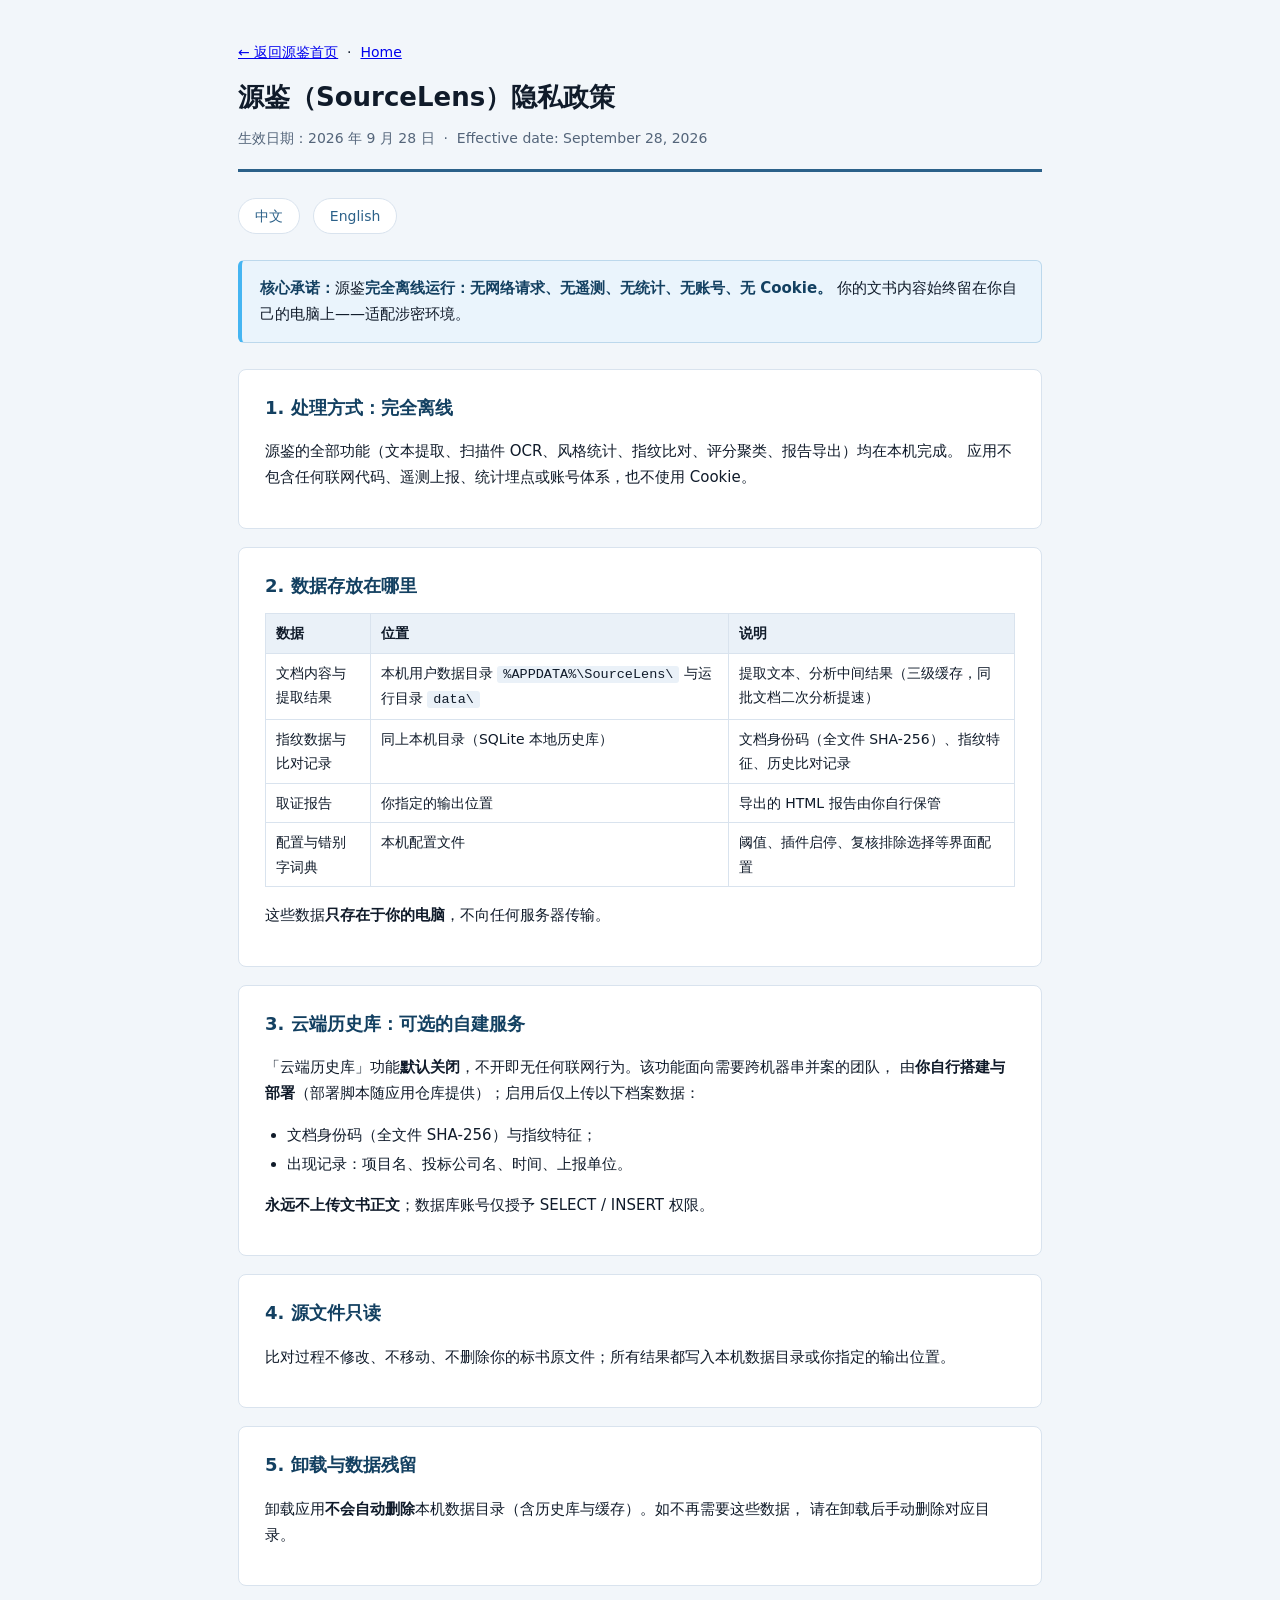
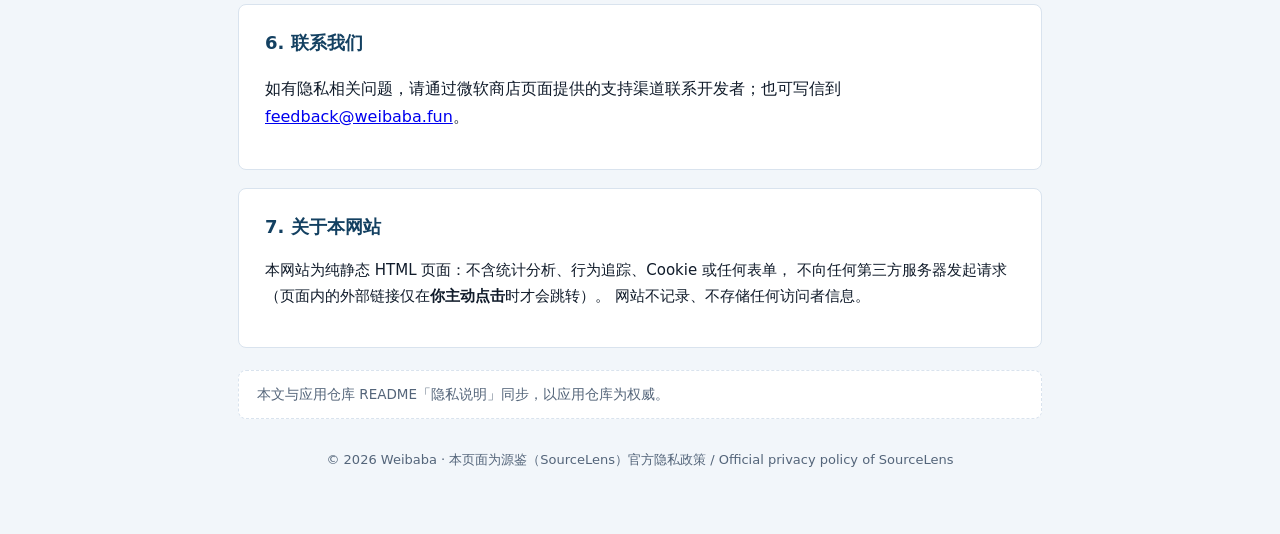
<file: privacy/index.html>
<!DOCTYPE html>
<html lang="zh-CN" data-lang="zh">
<head>
<meta charset="UTF-8">
<meta name="viewport" content="width=device-width, initial-scale=1.0">
<link rel="icon" href="/favicon.ico" sizes="48x48">
<link rel="icon" type="image/png" sizes="128x128" href="/favicon.png">
<link rel="apple-touch-icon" href="/apple-touch-icon.png">
<link rel="canonical" href="https://sourcelens.weibaba.fun/privacy/">
<meta property="og:image" content="https://sourcelens.weibaba.fun/assets/img/logo.png">
<meta name="description" content="源鉴（SourceLens）隐私政策 / Privacy Policy — Windows 标书文档同源比对工具，完全离线运行，零遥测。">
<title>源鉴 SourceLens 隐私政策 / Privacy Policy</title>
<style>
  :root { --ink:#101b2a; --sub:#54657a; --line:#d9e3ee; --bg:#f2f6fa; --accent:#2c6189; --accent-deep:#134061; --cyan-d:#45b5f2; }
  * { box-sizing: border-box; }
  body { margin:0; padding:0; color:var(--ink);
         font-family:"Microsoft YaHei UI","Segoe UI",system-ui,-apple-system,sans-serif;
         background:var(--bg); line-height:1.75; font-size:15px; }
  .page { max-width:860px; margin:0 auto; padding:40px 28px 64px; }
  header { border-bottom:3px solid var(--accent); padding-bottom:18px; margin-bottom:26px; }
  header h1 { margin:0 0 6px; font-size:26px; }
  header .date { color:var(--sub); font-size:14px; }
  .langs { margin:0 0 26px; }
  .langs a { display:inline-block; padding:5px 16px; margin-right:8px; border:1px solid var(--line);
             border-radius:18px; text-decoration:none; color:var(--accent); background:#fff; font-size:14px; }
  .langs a:hover { background:#eaf1f8; }
  .pledge { background:#eaf4fc; border:1px solid #bcd8ec; border-left:4px solid var(--cyan-d);
            border-radius:6px; padding:14px 18px; margin:0 0 26px; }
  .pledge strong { color:#134061; }
  section { background:#fff; border:1px solid var(--line); border-radius:8px;
            padding:22px 26px; margin-bottom:18px; }
  section h2 { font-size:18px; margin:0 0 12px; color:var(--accent-deep); }
  table { width:100%; border-collapse:collapse; margin:10px 0; font-size:14px; }
  th, td { border:1px solid var(--line); padding:7px 10px; text-align:left; vertical-align:top; }
  th { background:#eaf1f8; }
  ul { padding-left:22px; margin:8px 0; }
  li { margin:3px 0; }
  code { background:#eaf1f8; border-radius:3px; padding:1px 6px; font-size:13.5px; }
  .contact { font-size:16px; }
  .authority { font-size:13.5px; color:var(--sub); background:#fff; border:1px dashed var(--line);
               border-radius:8px; padding:12px 18px; margin-top:22px; }
  footer { text-align:center; color:var(--sub); font-size:13px; margin-top:30px; }
  .en { display:none; }
  html[data-lang="en"] .zh { display:none; }
  html[data-lang="en"] .en { display:block; }
  html[data-lang="zh"] .en { display:none; }
  html[data-lang="zh"] .zh { display:block; }
</style>
</head>
<body>
<div class="page">

<header>
  <p style="margin:0 0 10px;font-size:14px"><a href="/">&larr; 返回源鉴首页</a> &nbsp;·&nbsp; <a href="/en/" lang="en">Home</a></p>
  <h1>源鉴（SourceLens）隐私政策</h1>
  <div class="date">生效日期：2026 年 9 月 28 日 &nbsp;·&nbsp; Effective date: September 28, 2026</div>
</header>

<nav class="langs">
  <a href="#zh" onclick="document.documentElement.dataset.lang='zh'">中文</a>
  <a href="#en" onclick="document.documentElement.dataset.lang='en'">English</a>
</nav>

<!-- ==================== 中文 ==================== -->
<div class="zh" id="zh">

<div class="pledge">
  <strong>核心承诺：</strong>源鉴<strong>完全离线运行：无网络请求、无遥测、无统计、无账号、无 Cookie。</strong>
  你的文书内容始终留在你自己的电脑上——适配涉密环境。
</div>

<section>
<h2>1. 处理方式：完全离线</h2>
<p>源鉴的全部功能（文本提取、扫描件 OCR、风格统计、指纹比对、评分聚类、报告导出）均在本机完成。
应用不包含任何联网代码、遥测上报、统计埋点或账号体系，也不使用 Cookie。</p>
</section>

<section>
<h2>2. 数据存放在哪里</h2>
<table>
  <tr><th>数据</th><th>位置</th><th>说明</th></tr>
  <tr><td>文档内容与提取结果</td><td>本机用户数据目录 <code>%APPDATA%\SourceLens\</code> 与运行目录 <code>data\</code></td><td>提取文本、分析中间结果（三级缓存，同批文档二次分析提速）</td></tr>
  <tr><td>指纹数据与比对记录</td><td>同上本机目录（SQLite 本地历史库）</td><td>文档身份码（全文件 SHA-256）、指纹特征、历史比对记录</td></tr>
  <tr><td>取证报告</td><td>你指定的输出位置</td><td>导出的 HTML 报告由你自行保管</td></tr>
  <tr><td>配置与错别字词典</td><td>本机配置文件</td><td>阈值、插件启停、复核排除选择等界面配置</td></tr>
</table>
<p>这些数据<strong>只存在于你的电脑</strong>，不向任何服务器传输。</p>
</section>

<section>
<h2>3. 云端历史库：可选的自建服务</h2>
<p>「云端历史库」功能<strong>默认关闭</strong>，不开即无任何联网行为。该功能面向需要跨机器串并案的团队，
由<strong>你自行搭建与部署</strong>（部署脚本随应用仓库提供）；启用后仅上传以下档案数据：</p>
<ul>
  <li>文档身份码（全文件 SHA-256）与指纹特征；</li>
  <li>出现记录：项目名、投标公司名、时间、上报单位。</li>
</ul>
<p><strong>永远不上传文书正文</strong>；数据库账号仅授予 SELECT / INSERT 权限。</p>
</section>

<section>
<h2>4. 源文件只读</h2>
<p>比对过程不修改、不移动、不删除你的标书原文件；所有结果都写入本机数据目录或你指定的输出位置。</p>
</section>

<section>
<h2>5. 卸载与数据残留</h2>
<p>卸载应用<strong>不会自动删除</strong>本机数据目录（含历史库与缓存）。如不再需要这些数据，
请在卸载后手动删除对应目录。</p>
</section>

<section>
<h2>6. 联系我们</h2>
<p class="contact">如有隐私相关问题，请通过微软商店页面提供的支持渠道联系开发者；也可写信到
<a href="mailto:feedback@weibaba.fun">feedback@weibaba.fun</a>。</p>
</section>

<section>
<h2>7. 关于本网站</h2>
<p>本网站为纯静态 HTML 页面：不含统计分析、行为追踪、Cookie 或任何表单，
不向任何第三方服务器发起请求（页面内的外部链接仅在<strong>你主动点击</strong>时才会跳转）。
网站不记录、不存储任何访问者信息。</p>
</section>

<p class="authority">本文与应用仓库 README「隐私说明」同步，以应用仓库为权威。</p>

</div>

<!-- ==================== English ==================== -->
<div class="en" id="en">

<div class="pledge">
  <strong>Our core promise:</strong> SourceLens <strong>runs fully offline: no network requests, no telemetry, no analytics, no accounts, no cookies.</strong>
  Your documents stay on your computer — suitable for classified environments.
</div>

<section>
<h2>1. Processing: Fully Offline</h2>
<p>Every SourceLens feature (text extraction, scan OCR, style statistics, fingerprint comparison, scoring &amp; clustering, report export) runs on your machine.
The app contains no networking code, telemetry, analytics or account system, and uses no cookies.</p>
</section>

<section>
<h2>2. Where Data Lives</h2>
<table>
  <tr><th>Data</th><th>Location</th><th>Notes</th></tr>
  <tr><td>Document text &amp; extraction results</td><td>Local user data folder <code>%APPDATA%\SourceLens\</code> and the runtime <code>data\</code> folder</td><td>Extracted text, intermediate analysis results (three-level cache for fast re-analysis)</td></tr>
  <tr><td>Fingerprints &amp; comparison records</td><td>Same local folders (SQLite history database)</td><td>Document identity codes (full-file SHA-256), fingerprint profiles, past comparisons</td></tr>
  <tr><td>Forensic reports</td><td>Wherever you choose to export</td><td>Exported HTML reports are yours to keep</td></tr>
  <tr><td>Settings &amp; typo dictionary</td><td>Local configuration</td><td>Thresholds, plugin toggles, review exclusions and other UI settings</td></tr>
</table>
<p>This data <strong>exists only on your computer</strong> and is never sent to any server.</p>
</section>

<section>
<h2>3. Cloud History: Optional, Self-Hosted</h2>
<p>The "cloud history" feature is <strong>off by default</strong> — with it off, the app performs no network activity at all.
It is intended for teams that need to link cases across machines and is <strong>deployed on infrastructure you control</strong>
(deployment scripts ship with the app repository). When enabled, it uploads only profile data:</p>
<ul>
  <li>Document identity codes (full-file SHA-256) and fingerprint profiles;</li>
  <li>Occurrence records: project name, bidder company, time, reporting organization.</li>
</ul>
<p><strong>Document text is never uploaded</strong>; the database account receives SELECT / INSERT privileges only.</p>
</section>

<section>
<h2>4. Source Files Are Read-Only</h2>
<p>Comparison never modifies, moves or deletes your bid files; all results are written to the local data folders or the output location you specify.</p>
</section>

<section>
<h2>5. Uninstall and Leftover Data</h2>
<p>Uninstalling the app <strong>does not automatically delete</strong> the local data folders (history database and caches included).
If you no longer need this data, delete the folders manually after uninstalling.</p>
</section>

<section>
<h2>6. Contact</h2>
<p class="contact">For privacy questions, reach the developer via the support channel on the Microsoft
Store listing, or write to <a href="mailto:feedback@weibaba.fun">feedback@weibaba.fun</a>.</p>
</section>

<section>
<h2>7. About This Website</h2>
<p>This website is a set of purely static HTML pages: no analytics, no behavioral tracking, no cookies,
no forms, and no requests to any third-party server (external links open only when
<strong>you click them</strong>). The site records and stores nothing about its visitors.</p>
</section>

<p class="authority">This page mirrors the "Privacy" section of the application repository README; the application repository is the authoritative source.</p>

</div>

<footer>© 2026 Weibaba · 本页面为源鉴（SourceLens）官方隐私政策 / Official privacy policy of SourceLens</footer>
</div>
</body>
</html>
</file>
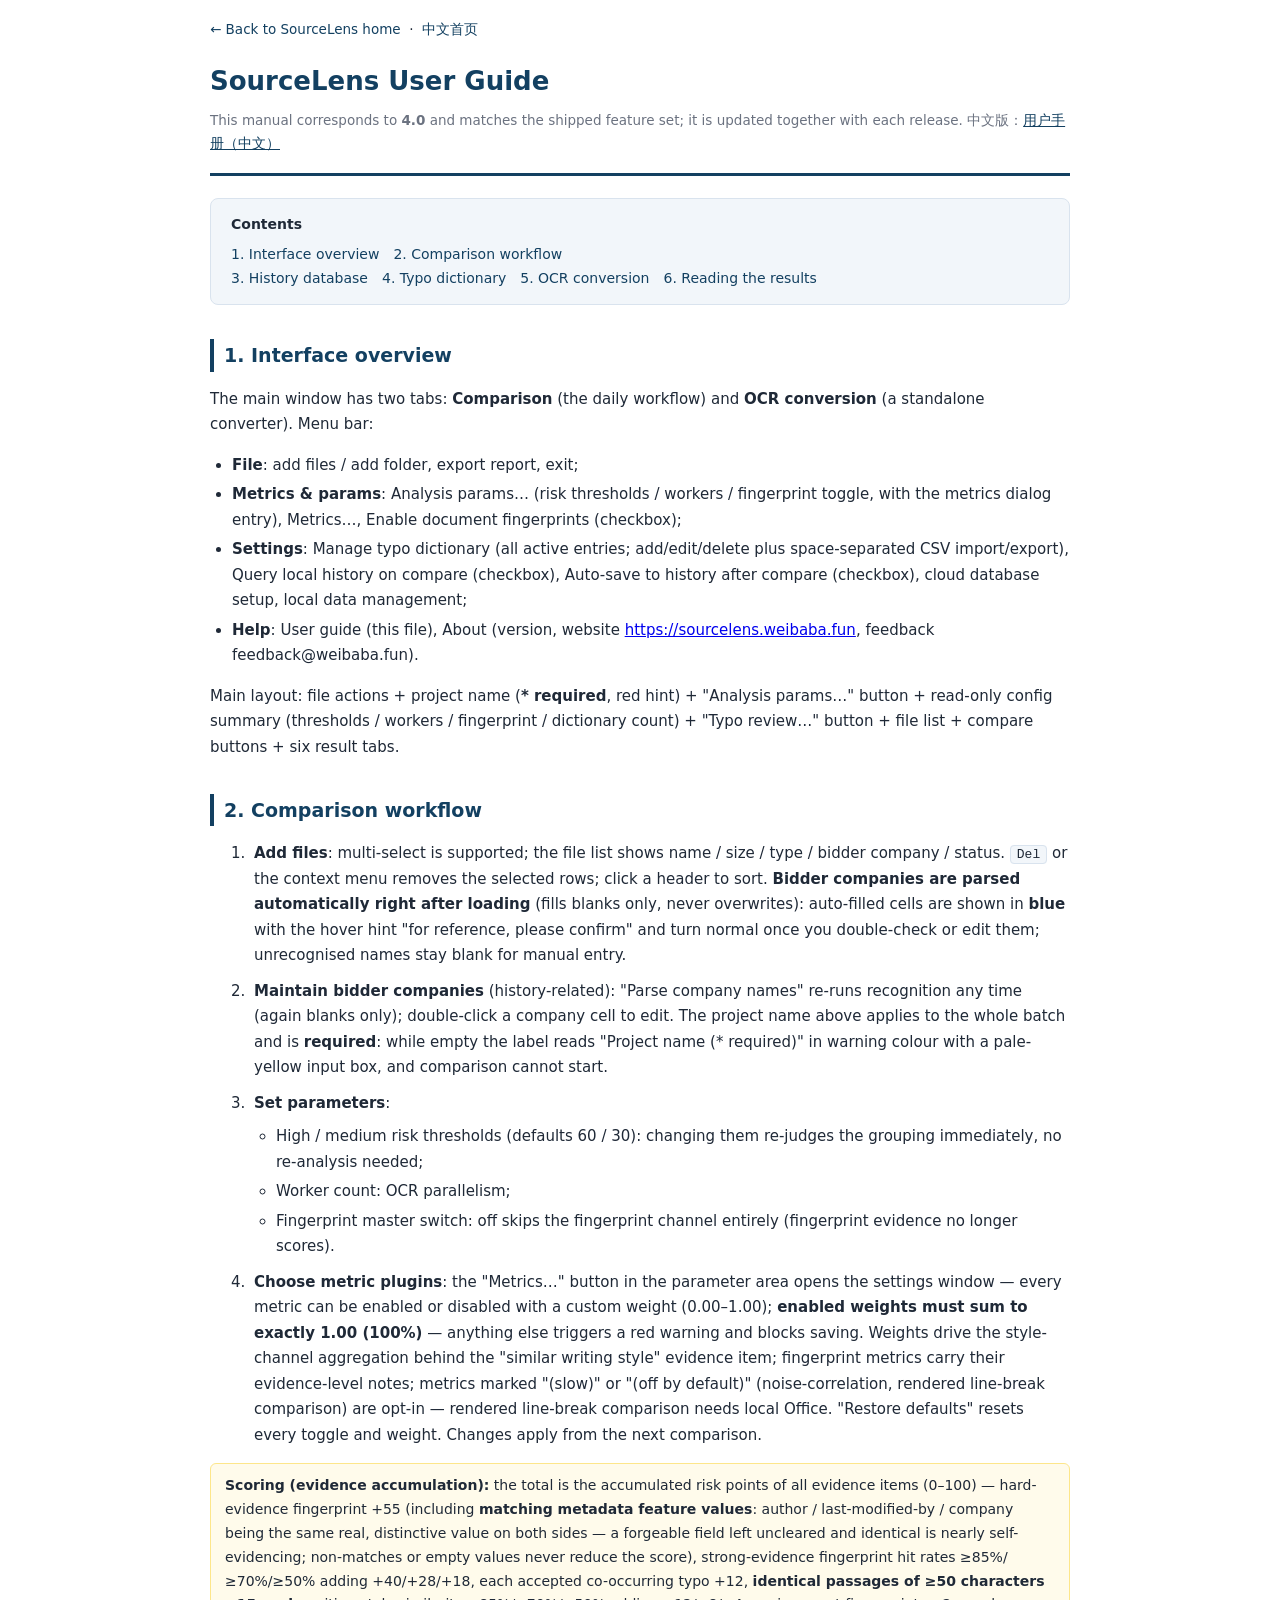
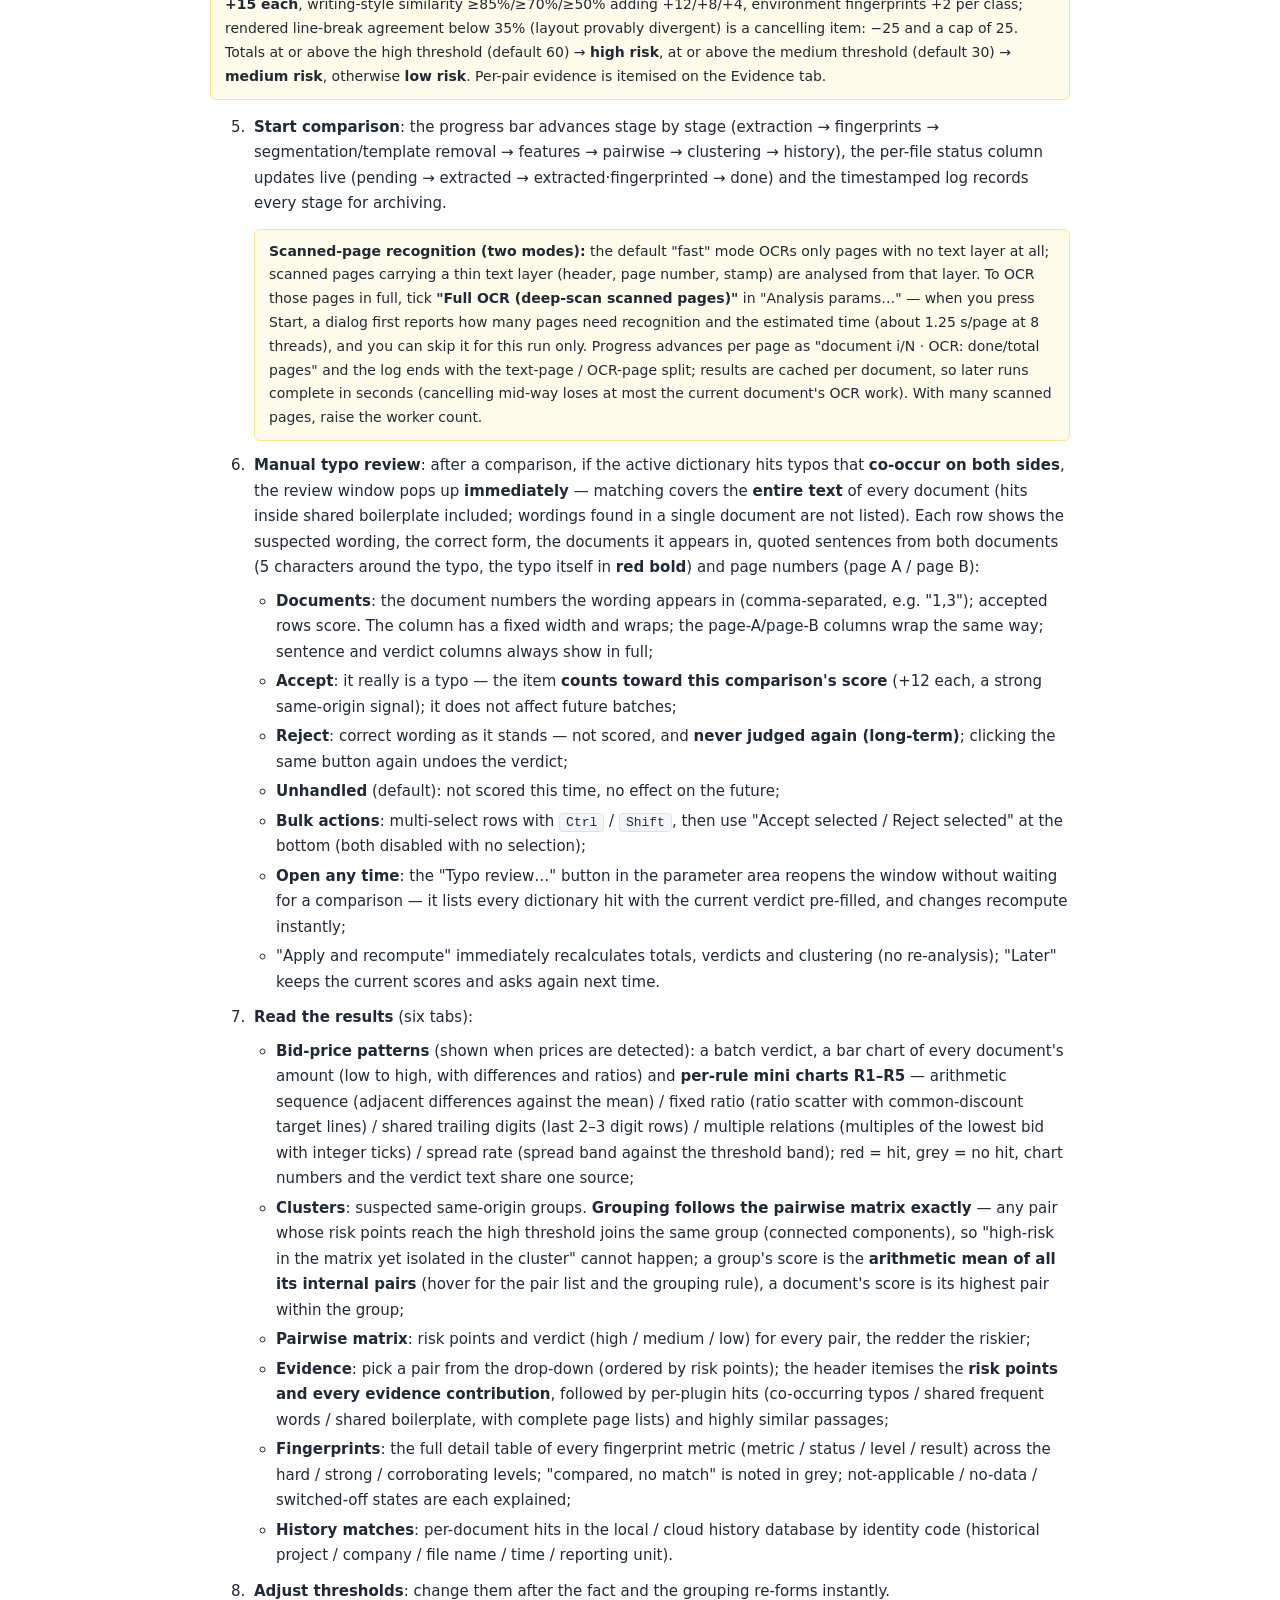
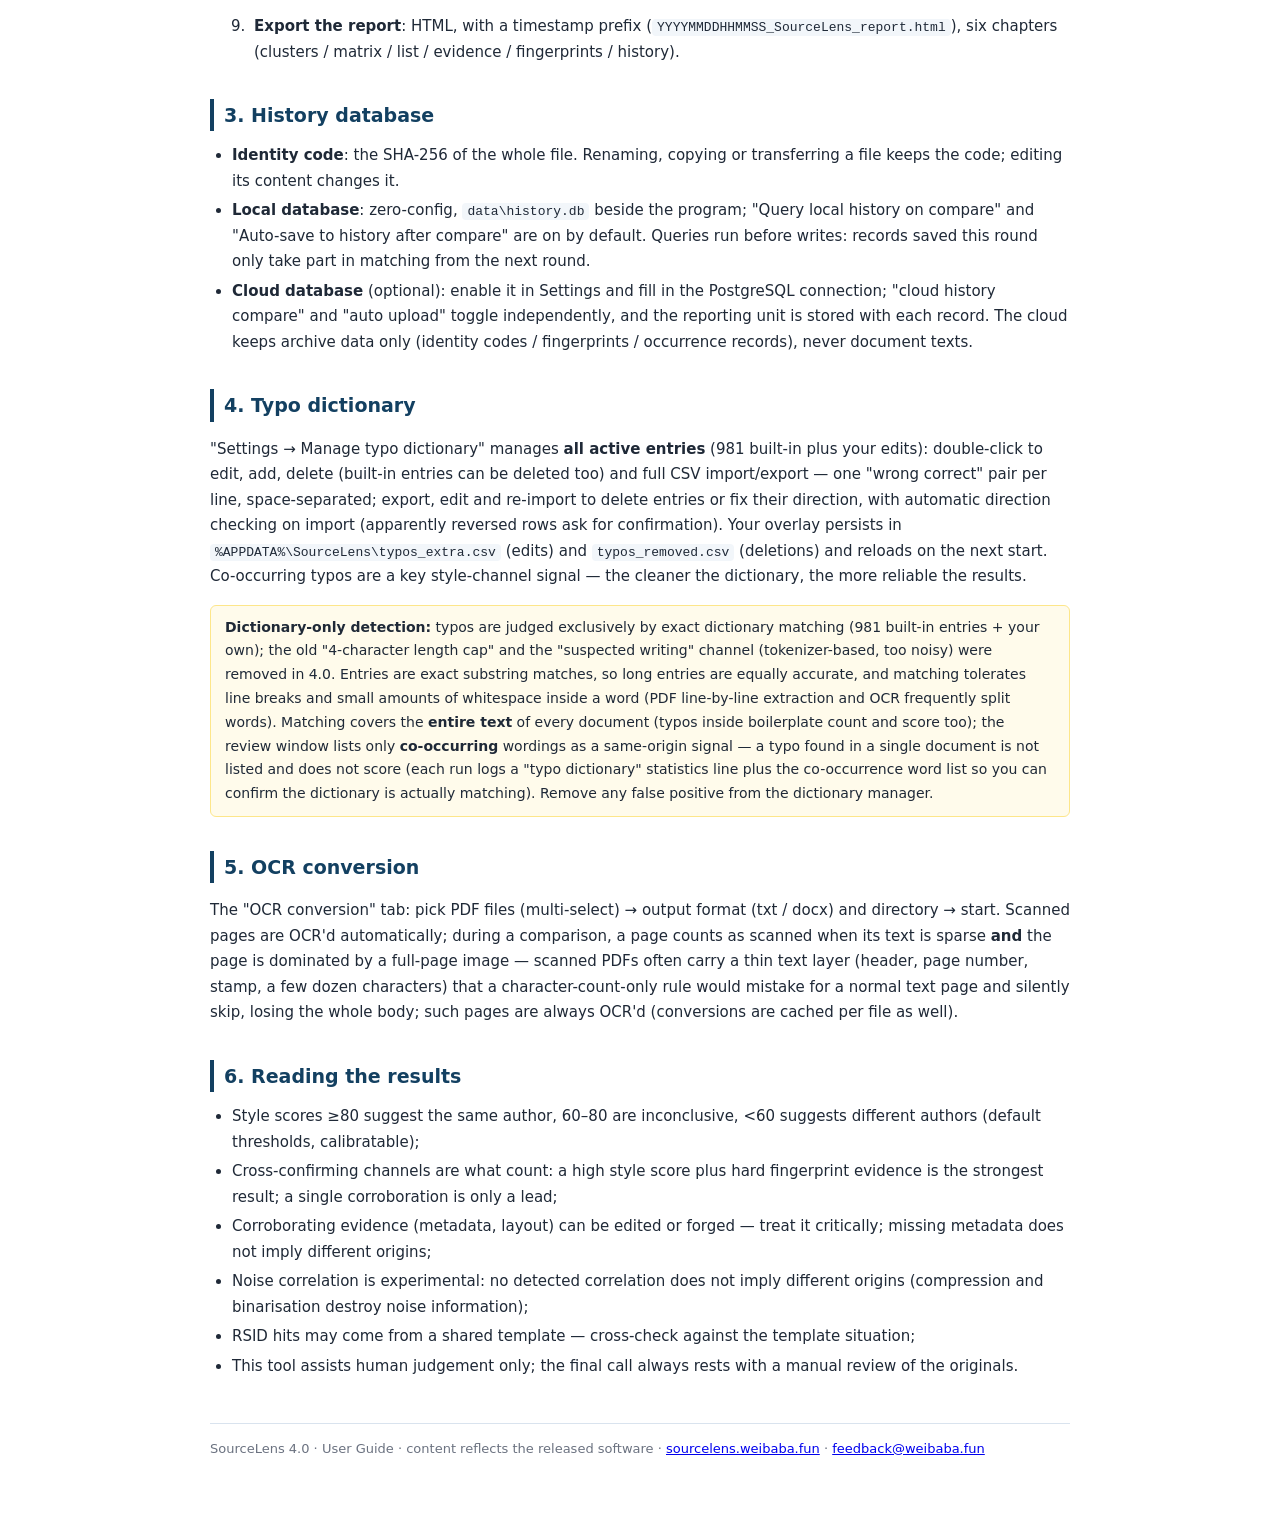
<file: en/help/index.html>
<!DOCTYPE html>
<html lang="en">
<head>
<meta charset="utf-8">
<meta name="viewport" content="width=device-width, initial-scale=1">
<link rel="icon" href="/favicon.ico" sizes="48x48">
<link rel="icon" type="image/png" sizes="128x128" href="/favicon.png">
<link rel="apple-touch-icon" href="/apple-touch-icon.png">
<link rel="canonical" href="https://sourcelens.weibaba.fun/en/help/">
<meta name="description" content="SourceLens User Guide (4.0): getting started, interface overview, the comparison workflow, history database, typo dictionary, OCR conversion and how to read the results.">
<title>SourceLens User Guide · 4.0</title>
<style>
  :root { --ink:#1f2937; --mut:#6b7280; --line:#d9e3ee; --brand:#134061; --bg:#ffffff; --soft:#f2f6fa; }
  * { box-sizing: border-box; }
  body { margin:0; padding:0 16px 64px; background:var(--bg); color:var(--ink);
         font-family:"Segoe UI",system-ui,sans-serif; font-size:15px; line-height:1.7; }
  main { max-width: 860px; margin: 0 auto; }
  .toplink { padding:18px 0 0; font-size:13.5px; }
  .toplink a { color:var(--brand); text-decoration:none; }
  .toplink a:hover { text-decoration:underline; }
  header.hero { border-bottom:3px solid var(--brand); padding:18px 0 18px; margin-bottom:22px; }
  h1 { font-size:26px; margin:0 0 6px; color:var(--brand); }
  .sub { color:var(--mut); font-size:13.5px; }
  .sub a { color:var(--brand); }
  nav.toc { background:var(--soft); border:1px solid var(--line); border-radius:8px;
            padding:14px 20px; margin-bottom:26px; font-size:14px; }
  nav.toc b { display:block; margin-bottom:6px; }
  nav.toc a { color:var(--brand); text-decoration:none; margin-right:14px; white-space:nowrap; }
  nav.toc a:hover { text-decoration:underline; }
  h2 { font-size:19px; color:var(--brand); border-left:4px solid var(--brand);
       padding-left:10px; margin:34px 0 12px; scroll-margin-top:12px; }
  h3 { font-size:16px; margin:20px 0 8px; }
  ol.steps > li { margin:10px 0; padding-left:4px; }
  ul { margin:8px 0; padding-left:22px; }
  li { margin:4px 0; }
  .note { background:#fffbeb; border:1px solid #fde68a; border-radius:6px;
          padding:10px 14px; margin:12px 0; font-size:14px; }
  .kbd { background:var(--soft); border:1px solid var(--line); border-radius:4px;
         padding:1px 6px; font-family:Consolas,monospace; font-size:13px; }
  code { background:var(--soft); border-radius:4px; padding:1px 5px;
         font-family:Consolas,monospace; font-size:13px; }
  table { border-collapse:collapse; width:100%; margin:12px 0; font-size:14px; }
  th, td { border:1px solid var(--line); padding:7px 10px; text-align:left; vertical-align:top; }
  th { background:var(--soft); }
  footer { margin-top:44px; padding-top:14px; border-top:1px solid var(--line);
           color:var(--mut); font-size:13px; }
  @media print { body { font-size:12.5px; } nav.toc { display:none; } }
</style>
</head>
<body>
<main>
<div class="toplink"><a href="/en/">&larr; Back to SourceLens home</a> &nbsp;·&nbsp; <a href="/" lang="zh-CN">中文首页</a></div>
<header class="hero">
  <h1>SourceLens User Guide</h1>
  <div class="sub">This manual corresponds to <b>4.0</b> and matches the shipped feature set;
    it is updated together with each release. 中文版：<a href="/help/" hreflang="zh-CN" lang="zh-CN">用户手册（中文）</a></div>
</header>

<nav class="toc">
  <b>Contents</b>
  <a href="#s1">1. Interface overview</a><a href="#s2">2. Comparison workflow</a>
  <a href="#s3">3. History database</a><a href="#s4">4. Typo dictionary</a><a href="#s5">5. OCR conversion</a><a href="#s6">6. Reading the results</a>
</nav>

<h2 id="s1">1. Interface overview</h2>
<p>The main window has two tabs: <b>Comparison</b> (the daily workflow) and <b>OCR conversion</b> (a standalone converter). Menu bar:</p>
<ul>
  <li><b>File</b>: add files / add folder, export report, exit;</li>
  <li><b>Metrics &amp; params</b>: Analysis params… (risk thresholds / workers / fingerprint toggle, with the metrics dialog entry), Metrics…, Enable document fingerprints (checkbox);</li>
  <li><b>Settings</b>: Manage typo dictionary (all active entries; add/edit/delete plus space-separated CSV import/export), Query local history on compare (checkbox), Auto-save to history after compare (checkbox), cloud database setup, local data management;</li>
  <li><b>Help</b>: User guide (this file), About (version, website <a href="https://sourcelens.weibaba.fun">https://sourcelens.weibaba.fun</a>, feedback feedback@weibaba.fun).</li>
</ul>
<p>Main layout: file actions + project name (<b>* required</b>, red hint) + "Analysis params…" button + read-only config summary (thresholds / workers / fingerprint / dictionary count) + "Typo review…" button + file list + compare buttons + six result tabs.</p>

<h2 id="s2">2. Comparison workflow</h2>
<ol class="steps">
  <li><b>Add files</b>: multi-select is supported; the file list shows name / size / type / bidder company / status. <span class="kbd">Del</span> or the context menu removes the selected rows; click a header to sort. <b>Bidder companies are parsed automatically right after loading</b> (fills blanks only, never overwrites): auto-filled cells are shown in <b>blue</b> with the hover hint "for reference, please confirm" and turn normal once you double-check or edit them; unrecognised names stay blank for manual entry.</li>
  <li><b>Maintain bidder companies</b> (history-related): "Parse company names" re-runs recognition any time (again blanks only); double-click a company cell to edit. The project name above applies to the whole batch and is <b>required</b>: while empty the label reads "Project name (* required)" in warning colour with a pale-yellow input box, and comparison cannot start.</li>
  <li><b>Set parameters</b>:
    <ul>
      <li>High / medium risk thresholds (defaults 60 / 30): changing them re-judges the grouping immediately, no re-analysis needed;</li>
      <li>Worker count: OCR parallelism;</li>
      <li>Fingerprint master switch: off skips the fingerprint channel entirely (fingerprint evidence no longer scores).</li>
    </ul>
  </li>
  <li><b>Choose metric plugins</b>: the "Metrics…" button in the parameter area opens the settings window — every metric can be enabled or disabled with a custom weight (0.00–1.00); <b>enabled weights must sum to exactly 1.00 (100%)</b> — anything else triggers a red warning and blocks saving. Weights drive the style-channel aggregation behind the "similar writing style" evidence item; fingerprint metrics carry their evidence-level notes; metrics marked "(slow)" or "(off by default)" (noise-correlation, rendered line-break comparison) are opt-in — rendered line-break comparison needs local Office. "Restore defaults" resets every toggle and weight. Changes apply from the next comparison.</li>
</ol>
<div class="note"><b>Scoring (evidence accumulation):</b> the total is the accumulated risk points of all evidence items (0–100) — hard-evidence fingerprint +55 (including <b>matching metadata feature values</b>: author / last-modified-by / company being the same real, distinctive value on both sides — a forgeable field left uncleared and identical is nearly self-evidencing; non-matches or empty values never reduce the score), strong-evidence fingerprint hit rates ≥85%/≥70%/≥50% adding +40/+28/+18, each accepted co-occurring typo +12, <b>identical passages of ≥50 characters +15 each</b>, writing-style similarity ≥85%/≥70%/≥50% adding +12/+8/+4, environment fingerprints +2 per class; rendered line-break agreement below 35% (layout provably divergent) is a cancelling item: −25 and a cap of 25. Totals at or above the high threshold (default 60) → <b>high risk</b>, at or above the medium threshold (default 30) → <b>medium risk</b>, otherwise <b>low risk</b>. Per-pair evidence is itemised on the Evidence tab.</div>
<ol class="steps" start="5">
  <li><b>Start comparison</b>: the progress bar advances stage by stage (extraction → fingerprints → segmentation/template removal → features → pairwise → clustering → history), the per-file status column updates live (pending → extracted → extracted·fingerprinted → done) and the timestamped log records every stage for archiving.
    <div class="note"><b>Scanned-page recognition (two modes):</b> the default "fast" mode OCRs only pages with no text layer at all; scanned pages carrying a thin text layer (header, page number, stamp) are analysed from that layer. To OCR those pages in full, tick <b>"Full OCR (deep-scan scanned pages)"</b> in "Analysis params…" — when you press Start, a dialog first reports how many pages need recognition and the estimated time (about 1.25 s/page at 8 threads), and you can skip it for this run only. Progress advances per page as "document i/N · OCR: done/total pages" and the log ends with the text-page / OCR-page split; results are cached per document, so later runs complete in seconds (cancelling mid-way loses at most the current document's OCR work). With many scanned pages, raise the worker count.</div>
  </li>
  <li><b>Manual typo review</b>: after a comparison, if the active dictionary hits typos that <b>co-occur on both sides</b>, the review window pops up <b>immediately</b> — matching covers the <b>entire text</b> of every document (hits inside shared boilerplate included; wordings found in a single document are not listed). Each row shows the suspected wording, the correct form, the documents it appears in, quoted sentences from both documents (5 characters around the typo, the typo itself in <b>red bold</b>) and page numbers (page A / page B):
    <ul>
      <li><b>Documents</b>: the document numbers the wording appears in (comma-separated, e.g. "1,3"); accepted rows score. The column has a fixed width and wraps; the page-A/page-B columns wrap the same way; sentence and verdict columns always show in full;</li>
      <li><b>Accept</b>: it really is a typo — the item <b>counts toward this comparison's score</b> (+12 each, a strong same-origin signal); it does not affect future batches;</li>
      <li><b>Reject</b>: correct wording as it stands — not scored, and <b>never judged again (long-term)</b>; clicking the same button again undoes the verdict;</li>
      <li><b>Unhandled</b> (default): not scored this time, no effect on the future;</li>
      <li><b>Bulk actions</b>: multi-select rows with <span class="kbd">Ctrl</span> / <span class="kbd">Shift</span>, then use "Accept selected / Reject selected" at the bottom (both disabled with no selection);</li>
      <li><b>Open any time</b>: the "Typo review…" button in the parameter area reopens the window without waiting for a comparison — it lists every dictionary hit with the current verdict pre-filled, and changes recompute instantly;</li>
      <li>"Apply and recompute" immediately recalculates totals, verdicts and clustering (no re-analysis); "Later" keeps the current scores and asks again next time.</li>
    </ul>
  </li>
  <li><b>Read the results</b> (six tabs):
    <ul>
      <li><b>Bid-price patterns</b> (shown when prices are detected): a batch verdict, a bar chart of every document's amount (low to high, with differences and ratios) and <b>per-rule mini charts R1–R5</b> — arithmetic sequence (adjacent differences against the mean) / fixed ratio (ratio scatter with common-discount target lines) / shared trailing digits (last 2–3 digit rows) / multiple relations (multiples of the lowest bid with integer ticks) / spread rate (spread band against the threshold band); red = hit, grey = no hit, chart numbers and the verdict text share one source;</li>
      <li><b>Clusters</b>: suspected same-origin groups. <b>Grouping follows the pairwise matrix exactly</b> — any pair whose risk points reach the high threshold joins the same group (connected components), so "high-risk in the matrix yet isolated in the cluster" cannot happen; a group's score is the <b>arithmetic mean of all its internal pairs</b> (hover for the pair list and the grouping rule), a document's score is its highest pair within the group;</li>
      <li><b>Pairwise matrix</b>: risk points and verdict (high / medium / low) for every pair, the redder the riskier;</li>
      <li><b>Evidence</b>: pick a pair from the drop-down (ordered by risk points); the header itemises the <b>risk points and every evidence contribution</b>, followed by per-plugin hits (co-occurring typos / shared frequent words / shared boilerplate, with complete page lists) and highly similar passages;</li>
      <li><b>Fingerprints</b>: the full detail table of every fingerprint metric (metric / status / level / result) across the hard / strong / corroborating levels; "compared, no match" is noted in grey; not-applicable / no-data / switched-off states are each explained;</li>
      <li><b>History matches</b>: per-document hits in the local / cloud history database by identity code (historical project / company / file name / time / reporting unit).</li>
    </ul>
  </li>
  <li><b>Adjust thresholds</b>: change them after the fact and the grouping re-forms instantly.</li>
  <li><b>Export the report</b>: HTML, with a timestamp prefix (<code>YYYYMMDDHHMMSS_SourceLens_report.html</code>), six chapters (clusters / matrix / list / evidence / fingerprints / history).</li>
</ol>

<h2 id="s3">3. History database</h2>
<ul>
  <li><b>Identity code</b>: the SHA-256 of the whole file. Renaming, copying or transferring a file keeps the code; editing its content changes it.</li>
  <li><b>Local database</b>: zero-config, <code>data\history.db</code> beside the program; "Query local history on compare" and "Auto-save to history after compare" are on by default. Queries run before writes: records saved this round only take part in matching from the next round.</li>
  <li><b>Cloud database</b> (optional): enable it in Settings and fill in the PostgreSQL connection; "cloud history compare" and "auto upload" toggle independently, and the reporting unit is stored with each record. The cloud keeps archive data only (identity codes / fingerprints / occurrence records), never document texts.</li>
</ul>

<h2 id="s4">4. Typo dictionary</h2>
<p>"Settings → Manage typo dictionary" manages <b>all active entries</b> (981 built-in plus your edits): double-click to edit, add, delete (built-in entries can be deleted too) and full CSV import/export — one "wrong correct" pair per line, space-separated; export, edit and re-import to delete entries or fix their direction, with automatic direction checking on import (apparently reversed rows ask for confirmation). Your overlay persists in <code>%APPDATA%\SourceLens\typos_extra.csv</code> (edits) and <code>typos_removed.csv</code> (deletions) and reloads on the next start. Co-occurring typos are a key style-channel signal — the cleaner the dictionary, the more reliable the results.</p>
<div class="note"><b>Dictionary-only detection:</b> typos are judged exclusively by exact dictionary matching (981 built-in entries + your own); the old "4-character length cap" and the "suspected writing" channel (tokenizer-based, too noisy) were removed in 4.0. Entries are exact substring matches, so long entries are equally accurate, and matching tolerates line breaks and small amounts of whitespace inside a word (PDF line-by-line extraction and OCR frequently split words). Matching covers the <b>entire text</b> of every document (typos inside boilerplate count and score too); the review window lists only <b>co-occurring</b> wordings as a same-origin signal — a typo found in a single document is not listed and does not score (each run logs a "typo dictionary" statistics line plus the co-occurrence word list so you can confirm the dictionary is actually matching). Remove any false positive from the dictionary manager.</div>

<h2 id="s5">5. OCR conversion</h2>
<p>The "OCR conversion" tab: pick PDF files (multi-select) → output format (txt / docx) and directory → start. Scanned pages are OCR'd automatically; during a comparison, a page counts as scanned when its text is sparse <b>and</b> the page is dominated by a full-page image — scanned PDFs often carry a thin text layer (header, page number, stamp, a few dozen characters) that a character-count-only rule would mistake for a normal text page and silently skip, losing the whole body; such pages are always OCR'd (conversions are cached per file as well).</p>

<h2 id="s6">6. Reading the results</h2>
<ul>
  <li>Style scores ≥80 suggest the same author, 60–80 are inconclusive, &lt;60 suggests different authors (default thresholds, calibratable);</li>
  <li>Cross-confirming channels are what count: a high style score plus hard fingerprint evidence is the strongest result; a single corroboration is only a lead;</li>
  <li>Corroborating evidence (metadata, layout) can be edited or forged — treat it critically; missing metadata does not imply different origins;</li>
  <li>Noise correlation is experimental: no detected correlation does not imply different origins (compression and binarisation destroy noise information);</li>
  <li>RSID hits may come from a shared template — cross-check against the template situation;</li>
  <li>This tool assists human judgement only; the final call always rests with a manual review of the originals.</li>
</ul>

<footer>SourceLens 4.0 · User Guide · content reflects the released software · <a href="https://sourcelens.weibaba.fun">sourcelens.weibaba.fun</a> · <a href="mailto:feedback@weibaba.fun">feedback@weibaba.fun</a></footer>
</main>
</body>
</html>
</file>
<file: assets/style.css>
/* 源鉴 SourceLens 官网样式 —— 品牌视觉自应用源图标派生
   图标底色实测众数 #050C1E / 中调钢蓝 #134061·#2C6189 / 青色高光众数 #59C7FF。
   系统字体栈，不引用任何外部资源。 */
:root {
  --ink: #101b2a; --sub: #54657a; --line: #d9e3ee; --bg: #f2f6fa;
  --accent: #2c6189; --accent-d: #244f73; --accent-deep: #134061; --navy: #050c1e;
  --cyan: #59c7ff; --cyan-d: #45b5f2;
  --hero1: #050c1e; --hero2: #2c6189; --card: #ffffff;
}
* { box-sizing: border-box; margin: 0; }
html { scroll-behavior: smooth; }
body {
  color: var(--ink); background: var(--bg); line-height: 1.75; font-size: 16px;
  font-family: "Microsoft YaHei UI", "Segoe UI", system-ui, -apple-system, sans-serif;
}
a { color: var(--accent); text-decoration: none; }
a:hover { text-decoration: underline; }
.container { max-width: 1080px; margin: 0 auto; padding: 0 24px; }

/* ---------- 顶部导航 ---------- */
nav {
  position: sticky; top: 0; z-index: 10; background: rgba(255,255,255,.92);
  backdrop-filter: blur(8px); border-bottom: 1px solid var(--line);
}
.nav-inner { display: flex; align-items: center; gap: 20px; height: 60px; }
.brand { font-size: 20px; font-weight: 700; color: var(--ink);
  display: inline-flex; align-items: center; gap: 9px; }
.brand img { height: 30px; width: 30px; border-radius: 7px; display: block; }
.brand .dot { color: var(--accent); }
.nav-links { margin-left: auto; display: flex; align-items: center; gap: 18px; font-size: 14px; }
.nav-links a { color: var(--sub); }
.lang-switch { border-left: 1px solid var(--line); padding-left: 18px; }
.lang-switch b { color: var(--ink); }

/* ---------- Hero ---------- */
.hero {
  background: linear-gradient(135deg, var(--hero1) 0%, var(--accent-deep) 55%, var(--hero2) 100%);
  color: #fff; padding: 68px 0 60px; text-align: center;
}
.hero-logo {
  height: 92px; width: 92px; border-radius: 21px; display: inline-block;
  box-shadow: 0 8px 28px rgba(0,0,0,.4); margin-bottom: 20px;
}
.hero h1 { font-size: 42px; line-height: 1.3; margin-bottom: 14px; }
.hero h1 .key { color: var(--cyan); }
.hero .pitch { font-size: clamp(15px, 1.9vw, 18px); opacity: .95; max-width: 780px; margin: 0 auto; }
.hero .sub { font-size: clamp(14px, 1.8vw, 16px); opacity: .85; margin-top: 6px; }
.platform-pills { display: flex; gap: 10px; margin: 24px 0 28px; flex-wrap: wrap; justify-content: center; }
.pill {
  font-size: 13px; padding: 4px 14px; border-radius: 16px;
  background: rgba(255,255,255,.14); border: 1px solid rgba(255,255,255,.35);
}
.btn-row { display: flex; gap: 14px; flex-wrap: wrap; justify-content: center; }
.btn {
  display: inline-flex; align-items: center; gap: 8px; padding: 13px 30px;
  border-radius: 8px; font-size: 16px; font-weight: 600; border: none; cursor: pointer;
}
.btn-primary { background: var(--cyan); color: #04223a; }
.btn-primary:hover { background: var(--cyan-d); color: #fff; text-decoration: none; }
.btn-ghost { background: transparent; color: #fff; border: 1px solid rgba(255,255,255,.6); }
.btn-ghost:hover { background: rgba(255,255,255,.12); text-decoration: none; }
.btn svg { flex: none; }

/* 版本卡（Hero 内） */
.ver-card {
  margin: 30px auto 0; max-width: 640px; text-align: left;
  background: rgba(255,255,255,.12); border: 1px solid rgba(255,255,255,.35);
  border-radius: 12px; padding: 14px 20px;
  display: flex; align-items: center; gap: 14px; flex-wrap: wrap;
}
.ver-badge {
  flex: none; font-size: 13px; font-weight: 700; padding: 4px 14px; border-radius: 16px;
  background: var(--cyan); color: #04223a;
}
.ver-card p { font-size: 14px; opacity: .95; }
.ver-card p small { display: block; opacity: .8; font-size: 12.5px; }

/* ---------- 通用区块 ---------- */
section.block { padding: 60px 0 8px; }
h2.title { font-size: 28px; margin-bottom: 8px; color: var(--accent-deep); }
p.lead { color: var(--sub); max-width: 780px; margin-bottom: 28px; }

/* 功能四块（2×2） */
.feat-grid { display: grid; grid-template-columns: repeat(2, 1fr); gap: 20px; }
.feat {
  background: var(--card); border: 1px solid var(--line); border-radius: 12px; padding: 24px;
  transition: transform .18s ease, box-shadow .18s ease, border-color .18s ease;
}
.feat:hover {
  transform: translateY(-3px); box-shadow: 0 10px 24px rgba(19,64,97,.10);
  border-color: #b7cede;
}
.feat .ico {
  width: 46px; height: 46px; border-radius: 12px; display: flex;
  align-items: center; justify-content: center; margin-bottom: 12px; color: #fff;
}
.feat .ico.c1 { background: var(--accent); }
.feat .ico.c2 { background: var(--cyan-d); }
.feat .ico.c3 { background: var(--accent-deep); }
.feat .ico.c4 { background: #3d7fae; }
.feat h3 { font-size: 17px; margin-bottom: 6px; }
.feat p.note { font-size: 14px; color: var(--sub); margin-bottom: 8px; }
ul.flist { list-style: none; padding: 0; margin: 4px 0 0; }
ul.flist li { font-size: 14px; color: var(--sub); margin: 5px 0; padding-left: 20px; position: relative; }
ul.flist li::before { content: "✓"; position: absolute; left: 0; color: var(--cyan-d); font-weight: 700; }
ul.flist li b { color: var(--ink); }

/* 分析流程五步芯片 */
.step-grid { display: grid; grid-template-columns: repeat(5, 1fr); gap: 14px; }
.step {
  background: var(--card); border: 1px solid var(--line); border-radius: 12px;
  padding: 16px 15px; box-shadow: 0 1px 3px rgba(19,64,97,.05);
}
.step .no {
  display: inline-flex; align-items: center; justify-content: center;
  width: 26px; height: 26px; border-radius: 50%; margin-bottom: 10px;
  background: var(--accent); color: #fff; font-size: 13.5px; font-weight: 700;
}
.step b { font-size: 15px; display: block; line-height: 1.35; margin-bottom: 4px; }
.step small { font-size: 12.5px; color: var(--sub); display: block; line-height: 1.55; }

/* 证据分级芯片 */
.grade-row { display: flex; flex-wrap: wrap; gap: 14px; margin: 4px 0 16px; }
.grade {
  flex: 1 1 220px; background: var(--card); border-radius: 12px; padding: 18px 20px;
  border: 1px solid var(--line); border-top-width: 4px;
}
.grade b { font-size: 16px; display: block; margin-bottom: 4px; }
.grade small { font-size: 13px; color: var(--sub); line-height: 1.6; display: block; }
.grade-hard { border-top-color: #c0392b; }
.grade-hard b { color: #c0392b; }
.grade-strong { border-top-color: var(--cyan-d); }
.grade-strong b { color: var(--accent-deep); }
.grade-soft { border-top-color: #c8a23a; }
.grade-soft b { color: #96741d; }
.honest {
  margin-top: 14px; background: #fdf6ec; border: 1px solid #ecd9b0; border-left: 4px solid #c8a23a;
  border-radius: 10px; padding: 13px 18px; font-size: 13.5px; color: #6d5a1e;
}
/* 指标插件芯片 */
.tag-row { display: flex; flex-wrap: wrap; gap: 10px; margin: 4px 0 14px; }
.tag {
  font-size: 13.5px; padding: 5px 15px; border-radius: 17px;
  background: #fff; border: 1px solid var(--line); color: var(--ink);
}
.tag::before { content: "# "; color: var(--cyan-d); font-weight: 700; }

/* 隐私承诺块 */
.pledge {
  margin: 56px 0 8px; background: linear-gradient(135deg, #eaf4fc, #e2effa);
  border: 1px solid #bcd8ec; border-left: 4px solid var(--cyan-d);
  border-radius: 12px; padding: 26px 28px;
}
.pledge h3 { font-size: 18px; margin-bottom: 8px; color: var(--accent-deep); }
.pledge p { font-size: 14.5px; color: #274b66; }

/* ---------- 赞助（请作者喝咖啡） ---------- */
.sponsor {
  margin: 56px 0 8px; background: linear-gradient(135deg, #fffdf5, #fdf6e3);
  border: 1px solid #eadfb8; border-radius: 12px; padding: 30px 28px;
  display: flex; align-items: center; gap: 24px; flex-wrap: wrap;
}
.sponsor h3 { font-size: 18px; margin-bottom: 4px; }
.sponsor p { font-size: 14px; color: var(--sub); }
/* 标题行尾的咖啡表情按钮：transform 缩放不改变行高与文字尺寸 */
.coffee-btn {
  background: none; border: none; cursor: pointer;
  display: inline-block; font: inherit; line-height: 1;
  padding: 0 0 0 6px; vertical-align: -6px;
  transform: scale(1.4); transform-origin: center;
  animation: coffee-bounce 2s ease-in-out infinite;
}
/* 每 2 秒轻微跳动 2 下 */
@keyframes coffee-bounce {
  0%, 14%, 28%, 100% { transform: scale(1.4) translateY(0); }
  7%                 { transform: scale(1.4) translateY(-3px); }
  21%                { transform: scale(1.4) translateY(-3px); }
}

/* 收款码弹层 */
.qr-modal {
  display: none; position: fixed; inset: 0; z-index: 200;
  background: rgba(5, 12, 30, .55); backdrop-filter: blur(2px);
  align-items: center; justify-content: center; cursor: zoom-out;
}
.qr-card {
  position: relative; background: #fff; border-radius: 16px; padding: 22px 22px 16px;
  text-align: center; box-shadow: 0 18px 50px rgba(0,0,0,.35); cursor: default;
}
.qr-card img { width: 240px; height: auto; border-radius: 10px; display: block; }
.qr-card span { font-size: 13px; color: #6b6b70; margin-top: 10px; display: block; }
.qr-card button {
  position: absolute; top: 8px; right: 8px; border: none; background: #f2f2f4;
  width: 28px; height: 28px; border-radius: 50%; cursor: pointer; font-size: 13px; color: #666;
}
.qr-card button:hover { background: #e4e4e8; }

/* 页脚 */
footer { border-top: 1px solid var(--line); margin-top: 64px; padding: 30px 0 44px;
  color: var(--sub); font-size: 13.5px; background: #fff; }
footer .cols { display: flex; gap: 40px; flex-wrap: wrap; }
footer h4 { color: var(--accent-deep); font-size: 14px; margin-bottom: 8px; }
footer ul { list-style: none; padding: 0; }
footer li { margin: 4px 0; }
footer .legal { margin-top: 24px; color: #8a97a5; }

@media (max-width: 820px) {
  .feat-grid { grid-template-columns: 1fr; }
  .step-grid { grid-template-columns: 1fr 1fr; }
  .hero h1 { font-size: 30px; }
  .nav-links a.hide-sm { display: none; }
}
</file>
